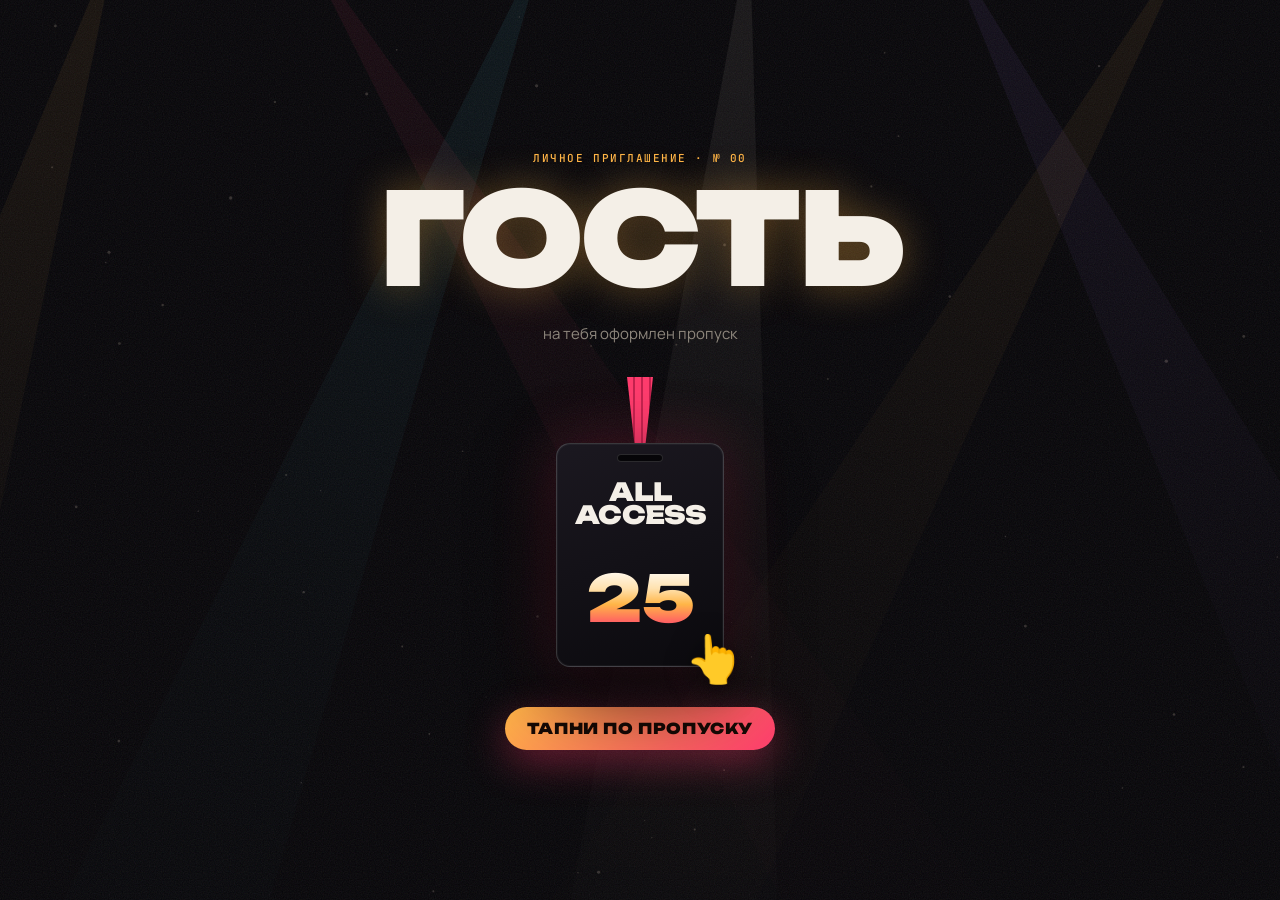
<file: index.html>
<!doctype html>
<html lang="ru">
<head>
<meta charset="utf-8">
<meta name="viewport" content="width=device-width,initial-scale=1,viewport-fit=cut">
<title>Даня · 25 · Live — приглашение</title>
<meta name="description" content="ЧТ 12.11 · 18:00 · База практик и отдыха «Лукашино». ALL ACCESS. Открой — там всё.">
<meta property="og:type" content="website">
<meta property="og:site_name" content="Даня 25">
<meta property="og:title" content="Даня · 25 · Live — приглашение">
<meta property="og:description" content="ЧТ 12.11 · 18:00 · База практик и отдыха «Лукашино». ALL ACCESS. Открой — там всё.">
<meta property="og:image" content="https://ogkazakh.github.io/dr-25/og/index.jpg?v=mw9dodvb">
<meta property="og:image:width" content="1200">
<meta property="og:image:height" content="630">
<meta property="og:url" content="https://ogkazakh.github.io/dr-25/">
<meta name="twitter:card" content="summary_large_image">
<meta name="theme-color" content="#060508">
<link rel="preconnect" href="https://fonts.googleapis.com">
<link rel="preconnect" href="https://fonts.gstatic.com" crossorigin>
<link href="https://fonts.googleapis.com/css2?family=Unbounded:wght@400;700;900&family=Manrope:wght@400;600;800&family=JetBrains+Mono:wght@500;700&display=swap" rel="stylesheet">
<link rel="stylesheet" href="assets/app.css?v=mw9dodvb">
</head>
<body class="is-gate">
<canvas id="stage" aria-hidden="true"></canvas>
<div class="grain" aria-hidden="true"></div>
<div class="flash" aria-hidden="true"></div>
<div id="app"></div>
<script>window.INVITE = {"party":{"host":"Даня","age":25,"start":"2026-11-12T18:00:00+05:00","end":"2026-11-13T12:00:00+05:00","tz":"Asia/Yekaterinburg","place":"База практик и отдыха «Лукашино»","address":"","mapUrl":"https://yandex.ru/maps/?text=%D0%91%D0%B0%D0%B7%D0%B0%20%D0%BF%D1%80%D0%B0%D0%BA%D1%82%D0%B8%D0%BA%20%D0%B8%20%D0%BE%D1%82%D0%B4%D1%8B%D1%85%D0%B0%20%D0%9B%D1%83%D0%BA%D0%B0%D1%88%D0%B8%D0%BD%D0%BE%20%D0%A2%D1%8E%D0%BC%D0%B5%D0%BD%D1%8C","telegram":"","dressCode":"Тепло и удобно — ноябрь за городом","baseUrl":"https://ogkazakh.github.io/dr-25/","plan":[["01","Саундчек","Сбор, обнимашки, первый тост"],["02","Основной сет","Еда, бар и музыка от величайших людей Тюмени"],["03","Афтепати","Громко, долго, до последнего стоящего"],["04","Бис","25 лет бывает один раз — отмечаем соответственно"]],"hostPos":"30% 35%","hostGen":"Дани","hostPhoto":true},"guests":[{"slug":"slava","name":"Слава","full":"Слава","title":"Величайший диджей Тюмени","sub":"","pos":"50% 25%","note":"Обычно музыка на тебе. В четверг на тебе только одно — приехать и кайфовать. Пульт подождёт. Но мы не против.","photo":true},{"slug":"natasha","name":"Наташа","full":"Наташа","title":"Величайшая швея Тюмени","sub":"Невеста величайшего диджея Тюмени","pos":"50% 30%","note":"Слава без тебя не приедет — значит, вся вечеринка держится на тебе. Без негатива.","photo":true},{"slug":"valera","name":"Валера","full":"Валера","title":"Призрачный гонщик","sub":"Непотопляемый · 72 регион","pos":"28% 40%","note":"Призрачного гонщика ничем не убить — это уже доказано. В четверг ждём тебя целым, невредимым и в Лукашино.","photo":true},{"slug":"rusik","name":"Русик","full":"Русик","title":"Величайший тренер по боксу","sub":"Раздолбай · друг 21 год","pos":"55% 30%","note":"21 год дружбы. Ты видел меня в 4 — теперь посмотри на 25. Явка обязательна, Раздолбай.","photo":true},{"slug":"liza","name":"Лизка","full":"Лизка","title":"Величайшая волейболистка","sub":"Девушка Русика","pos":"55% 60%","note":"Подача за тобой: забирай Раздолбая и приезжайте. Сетку не обещаю, движ — да.","photo":true},{"slug":"rudakov","name":"Илюха","full":"Илюха","title":"Темщик","sub":"Просто супер пиздатый друг","pos":"50% 35%","note":"У тебя всегда есть тема. Вот тебе тема на четверг — лучше не придумаешь.","photo":true},{"slug":"gelya","name":"Геля","full":"Гелечка","title":"Величайший тренер по художественной гимнастике","sub":"Красный диплом · жена Илюхи Рудакова","pos":"50% 35%","note":"Обещаю растяжку уровня бог: растянем праздник до самого утра.","photo":true},{"slug":"snezha","name":"Снежа","full":"Снежа Чижа","title":"Серовская гроза танцев","sub":"Тренер по танцам · сестра Гели · растяжка — семейное","pos":"50% 25%","note":"Чижа, Серов на один вечер остаётся без своей грозы танцев — так надо. Ждём на гастролях в Лукашино 💃","photo":true},{"slug":"dima","name":"Дима","full":"Дима Силантьев","title":"Величайший звукарь Тюмени","sub":"Освоил больше инструментов, чем существует в мире","pos":"50% 30%","note":"Отдыхай. Если что-то зафонит — все, конечно, посмотрят на тебя. Шучу. Нет.","photo":true},{"slug":"alengoz","name":"Даня","full":"Даня Аленгоз","title":"Величайший художник по свету","sub":"№ 2 — естественно, после меня · Выжил после Яблочного спаса 🍏","pos":"50% 30%","note":"В четверг никто из нас не работает со светом — только отдыхаем. Придираться к лампочкам на базе всё равно можно, это наше любимое. Яблок на столе не будет — специально ради тебя. Огород тоже не предвидится 🍏","photo":true},{"slug":"zhenya","name":"Женя","full":"Женя","title":"Величайший музыкант Тюмени","sub":"Звукарь № 2 — сразу после Димы Силантьева","pos":"50% 30%","note":"Вы с Димой наконец можете выяснить, кто тут главный. Или просто выпить. Лучше второе.","photo":true},{"slug":"ilya","name":"Илья","full":"Илья","title":"В узких кругах — Магнат","sub":"Почему — не знает никто · Темщик · техник-технолог с высшим","pos":"50% 30%","note":"Магнат, из ресторанов ты ушёл, но главный эксперт по столу всё равно ты. Приезжай — вечер без тебя плохая инвестиция 📈","photo":true}],"guest":null,"no":"00","root":""};</script>
<script src="assets/app.js?v=mw9dodvb"></script>
</body>
</html>
</file>
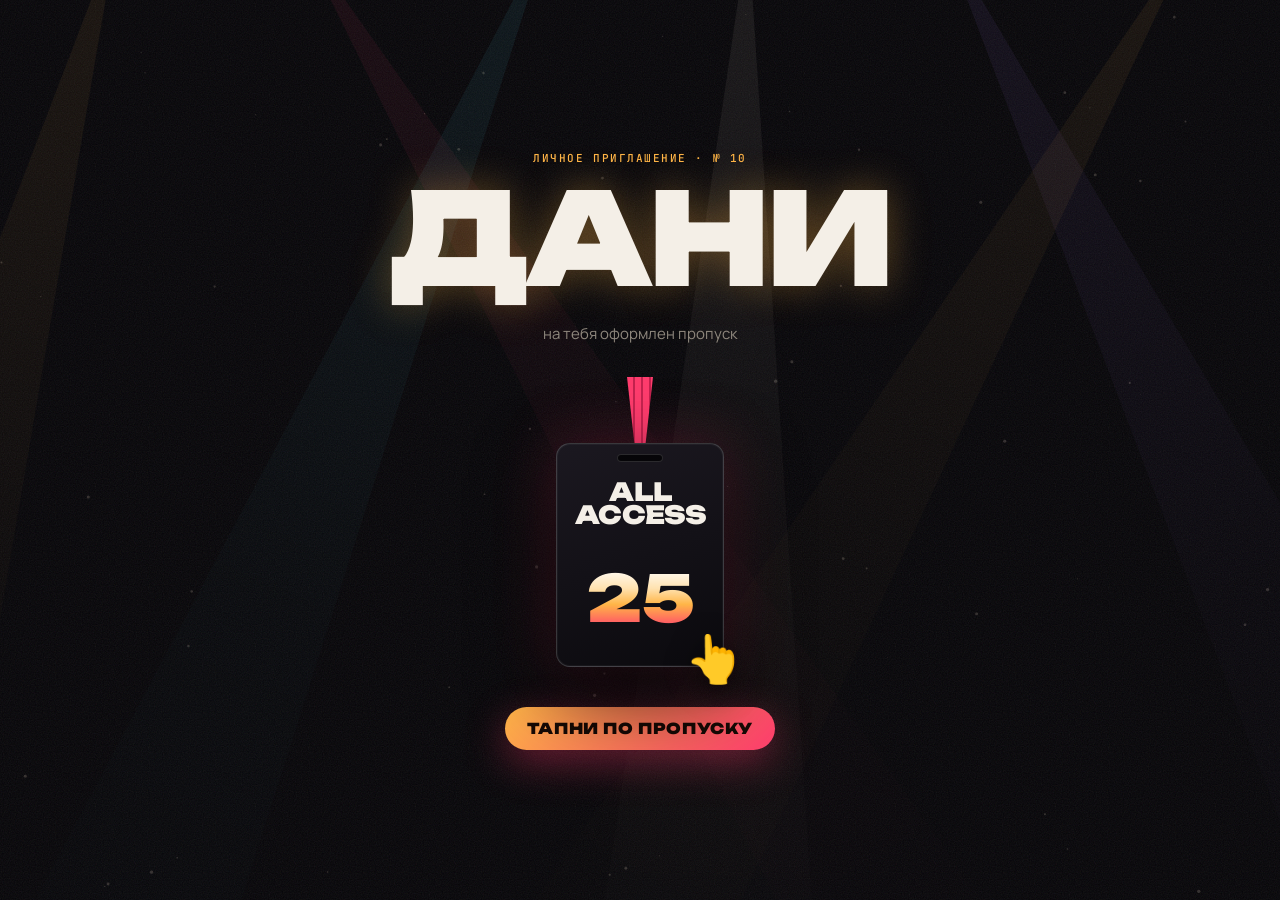
<file: alengoz/index.html>
<!doctype html>
<html lang="ru">
<head>
<meta charset="utf-8">
<meta name="viewport" content="width=device-width,initial-scale=1,viewport-fit=cut">
<title>Даня, тебе пропуск на 25-летие Дани</title>
<meta name="description" content="ЧТ 12.11 · 18:00 · База практик и отдыха «Лукашино». ALL ACCESS. Открой — там всё.">
<meta property="og:type" content="website">
<meta property="og:site_name" content="Даня 25">
<meta property="og:title" content="Даня, тебе пропуск на 25-летие Дани">
<meta property="og:description" content="ЧТ 12.11 · 18:00 · База практик и отдыха «Лукашино». ALL ACCESS. Открой — там всё.">
<meta property="og:image" content="https://ogkazakh.github.io/dr-25/og/alengoz.jpg?v=mw9dodvb">
<meta property="og:image:width" content="1200">
<meta property="og:image:height" content="630">
<meta property="og:url" content="https://ogkazakh.github.io/dr-25/alengoz/">
<meta name="twitter:card" content="summary_large_image">
<meta name="theme-color" content="#060508">
<link rel="preconnect" href="https://fonts.googleapis.com">
<link rel="preconnect" href="https://fonts.gstatic.com" crossorigin>
<link href="https://fonts.googleapis.com/css2?family=Unbounded:wght@400;700;900&family=Manrope:wght@400;600;800&family=JetBrains+Mono:wght@500;700&display=swap" rel="stylesheet">
<link rel="stylesheet" href="../assets/app.css?v=mw9dodvb">
</head>
<body class="is-gate">
<canvas id="stage" aria-hidden="true"></canvas>
<div class="grain" aria-hidden="true"></div>
<div class="flash" aria-hidden="true"></div>
<div id="app"></div>
<script>window.INVITE = {"party":{"host":"Даня","age":25,"start":"2026-11-12T18:00:00+05:00","end":"2026-11-13T12:00:00+05:00","tz":"Asia/Yekaterinburg","place":"База практик и отдыха «Лукашино»","address":"","mapUrl":"https://yandex.ru/maps/?text=%D0%91%D0%B0%D0%B7%D0%B0%20%D0%BF%D1%80%D0%B0%D0%BA%D1%82%D0%B8%D0%BA%20%D0%B8%20%D0%BE%D1%82%D0%B4%D1%8B%D1%85%D0%B0%20%D0%9B%D1%83%D0%BA%D0%B0%D1%88%D0%B8%D0%BD%D0%BE%20%D0%A2%D1%8E%D0%BC%D0%B5%D0%BD%D1%8C","telegram":"","dressCode":"Тепло и удобно — ноябрь за городом","baseUrl":"https://ogkazakh.github.io/dr-25/","plan":[["01","Саундчек","Сбор, обнимашки, первый тост"],["02","Основной сет","Еда, бар и музыка от величайших людей Тюмени"],["03","Афтепати","Громко, долго, до последнего стоящего"],["04","Бис","25 лет бывает один раз — отмечаем соответственно"]],"hostPos":"30% 35%","hostGen":"Дани","hostPhoto":true},"guests":[{"slug":"slava","name":"Слава","full":"Слава","title":"Величайший диджей Тюмени","sub":"","pos":"50% 25%","note":"Обычно музыка на тебе. В четверг на тебе только одно — приехать и кайфовать. Пульт подождёт. Но мы не против.","photo":true},{"slug":"natasha","name":"Наташа","full":"Наташа","title":"Величайшая швея Тюмени","sub":"Невеста величайшего диджея Тюмени","pos":"50% 30%","note":"Слава без тебя не приедет — значит, вся вечеринка держится на тебе. Без негатива.","photo":true},{"slug":"valera","name":"Валера","full":"Валера","title":"Призрачный гонщик","sub":"Непотопляемый · 72 регион","pos":"28% 40%","note":"Призрачного гонщика ничем не убить — это уже доказано. В четверг ждём тебя целым, невредимым и в Лукашино.","photo":true},{"slug":"rusik","name":"Русик","full":"Русик","title":"Величайший тренер по боксу","sub":"Раздолбай · друг 21 год","pos":"55% 30%","note":"21 год дружбы. Ты видел меня в 4 — теперь посмотри на 25. Явка обязательна, Раздолбай.","photo":true},{"slug":"liza","name":"Лизка","full":"Лизка","title":"Величайшая волейболистка","sub":"Девушка Русика","pos":"55% 60%","note":"Подача за тобой: забирай Раздолбая и приезжайте. Сетку не обещаю, движ — да.","photo":true},{"slug":"rudakov","name":"Илюха","full":"Илюха","title":"Темщик","sub":"Просто супер пиздатый друг","pos":"50% 35%","note":"У тебя всегда есть тема. Вот тебе тема на четверг — лучше не придумаешь.","photo":true},{"slug":"gelya","name":"Геля","full":"Гелечка","title":"Величайший тренер по художественной гимнастике","sub":"Красный диплом · жена Илюхи Рудакова","pos":"50% 35%","note":"Обещаю растяжку уровня бог: растянем праздник до самого утра.","photo":true},{"slug":"snezha","name":"Снежа","full":"Снежа Чижа","title":"Серовская гроза танцев","sub":"Тренер по танцам · сестра Гели · растяжка — семейное","pos":"50% 25%","note":"Чижа, Серов на один вечер остаётся без своей грозы танцев — так надо. Ждём на гастролях в Лукашино 💃","photo":true},{"slug":"dima","name":"Дима","full":"Дима Силантьев","title":"Величайший звукарь Тюмени","sub":"Освоил больше инструментов, чем существует в мире","pos":"50% 30%","note":"Отдыхай. Если что-то зафонит — все, конечно, посмотрят на тебя. Шучу. Нет.","photo":true},{"slug":"alengoz","name":"Даня","full":"Даня Аленгоз","title":"Величайший художник по свету","sub":"№ 2 — естественно, после меня · Выжил после Яблочного спаса 🍏","pos":"50% 30%","note":"В четверг никто из нас не работает со светом — только отдыхаем. Придираться к лампочкам на базе всё равно можно, это наше любимое. Яблок на столе не будет — специально ради тебя. Огород тоже не предвидится 🍏","photo":true},{"slug":"zhenya","name":"Женя","full":"Женя","title":"Величайший музыкант Тюмени","sub":"Звукарь № 2 — сразу после Димы Силантьева","pos":"50% 30%","note":"Вы с Димой наконец можете выяснить, кто тут главный. Или просто выпить. Лучше второе.","photo":true},{"slug":"ilya","name":"Илья","full":"Илья","title":"В узких кругах — Магнат","sub":"Почему — не знает никто · Темщик · техник-технолог с высшим","pos":"50% 30%","note":"Магнат, из ресторанов ты ушёл, но главный эксперт по столу всё равно ты. Приезжай — вечер без тебя плохая инвестиция 📈","photo":true}],"guest":{"slug":"alengoz","name":"Даня","full":"Даня Аленгоз","title":"Величайший художник по свету","sub":"№ 2 — естественно, после меня · Выжил после Яблочного спаса 🍏","pos":"50% 30%","note":"В четверг никто из нас не работает со светом — только отдыхаем. Придираться к лампочкам на базе всё равно можно, это наше любимое. Яблок на столе не будет — специально ради тебя. Огород тоже не предвидится 🍏","photo":true},"no":"10","root":"../"};</script>
<script src="../assets/app.js?v=mw9dodvb"></script>
</body>
</html>
</file>
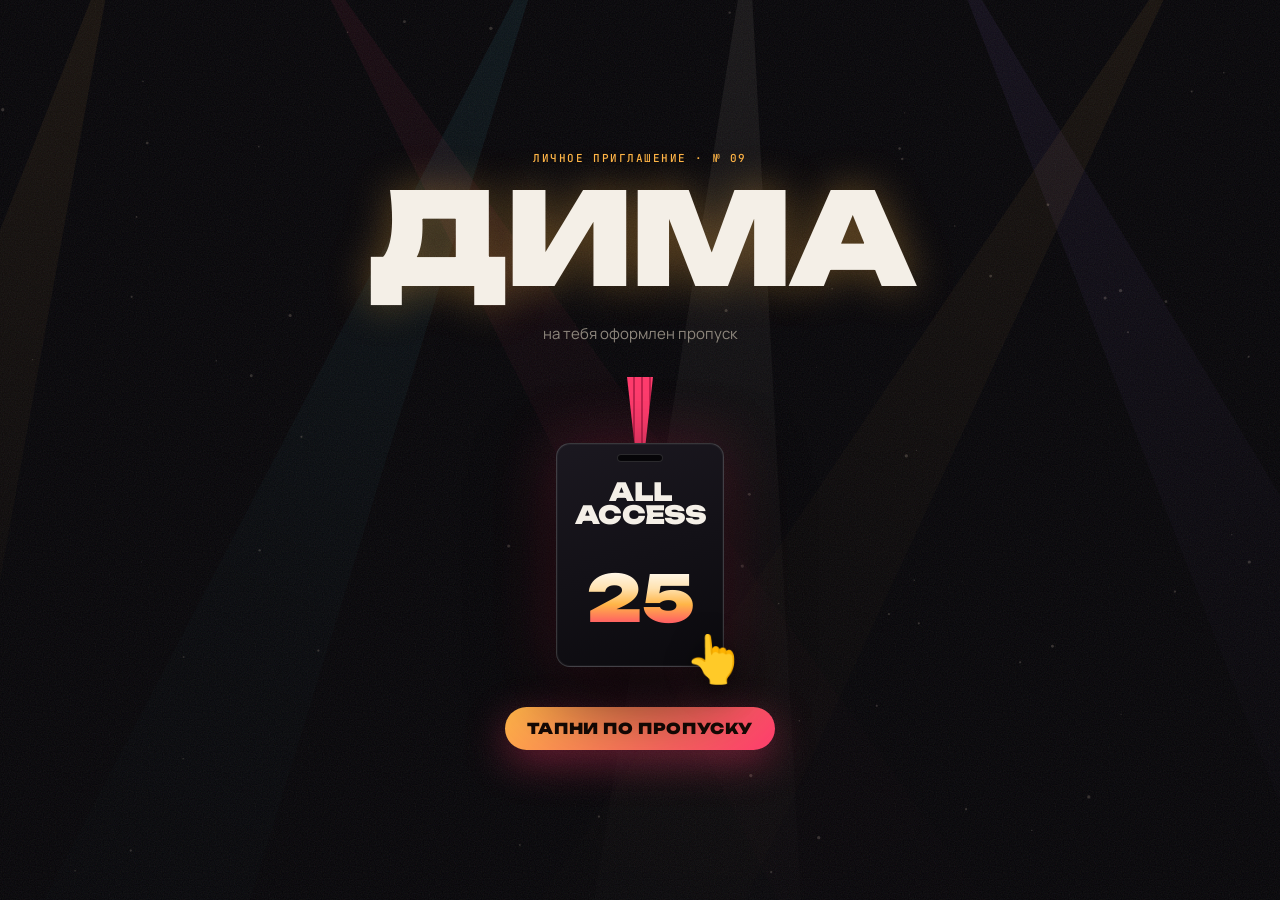
<file: dima/index.html>
<!doctype html>
<html lang="ru">
<head>
<meta charset="utf-8">
<meta name="viewport" content="width=device-width,initial-scale=1,viewport-fit=cut">
<title>Дима, тебе пропуск на 25-летие Дани</title>
<meta name="description" content="ЧТ 12.11 · 18:00 · База практик и отдыха «Лукашино». ALL ACCESS. Открой — там всё.">
<meta property="og:type" content="website">
<meta property="og:site_name" content="Даня 25">
<meta property="og:title" content="Дима, тебе пропуск на 25-летие Дани">
<meta property="og:description" content="ЧТ 12.11 · 18:00 · База практик и отдыха «Лукашино». ALL ACCESS. Открой — там всё.">
<meta property="og:image" content="https://ogkazakh.github.io/dr-25/og/dima.jpg?v=mw9dodvb">
<meta property="og:image:width" content="1200">
<meta property="og:image:height" content="630">
<meta property="og:url" content="https://ogkazakh.github.io/dr-25/dima/">
<meta name="twitter:card" content="summary_large_image">
<meta name="theme-color" content="#060508">
<link rel="preconnect" href="https://fonts.googleapis.com">
<link rel="preconnect" href="https://fonts.gstatic.com" crossorigin>
<link href="https://fonts.googleapis.com/css2?family=Unbounded:wght@400;700;900&family=Manrope:wght@400;600;800&family=JetBrains+Mono:wght@500;700&display=swap" rel="stylesheet">
<link rel="stylesheet" href="../assets/app.css?v=mw9dodvb">
</head>
<body class="is-gate">
<canvas id="stage" aria-hidden="true"></canvas>
<div class="grain" aria-hidden="true"></div>
<div class="flash" aria-hidden="true"></div>
<div id="app"></div>
<script>window.INVITE = {"party":{"host":"Даня","age":25,"start":"2026-11-12T18:00:00+05:00","end":"2026-11-13T12:00:00+05:00","tz":"Asia/Yekaterinburg","place":"База практик и отдыха «Лукашино»","address":"","mapUrl":"https://yandex.ru/maps/?text=%D0%91%D0%B0%D0%B7%D0%B0%20%D0%BF%D1%80%D0%B0%D0%BA%D1%82%D0%B8%D0%BA%20%D0%B8%20%D0%BE%D1%82%D0%B4%D1%8B%D1%85%D0%B0%20%D0%9B%D1%83%D0%BA%D0%B0%D1%88%D0%B8%D0%BD%D0%BE%20%D0%A2%D1%8E%D0%BC%D0%B5%D0%BD%D1%8C","telegram":"","dressCode":"Тепло и удобно — ноябрь за городом","baseUrl":"https://ogkazakh.github.io/dr-25/","plan":[["01","Саундчек","Сбор, обнимашки, первый тост"],["02","Основной сет","Еда, бар и музыка от величайших людей Тюмени"],["03","Афтепати","Громко, долго, до последнего стоящего"],["04","Бис","25 лет бывает один раз — отмечаем соответственно"]],"hostPos":"30% 35%","hostGen":"Дани","hostPhoto":true},"guests":[{"slug":"slava","name":"Слава","full":"Слава","title":"Величайший диджей Тюмени","sub":"","pos":"50% 25%","note":"Обычно музыка на тебе. В четверг на тебе только одно — приехать и кайфовать. Пульт подождёт. Но мы не против.","photo":true},{"slug":"natasha","name":"Наташа","full":"Наташа","title":"Величайшая швея Тюмени","sub":"Невеста величайшего диджея Тюмени","pos":"50% 30%","note":"Слава без тебя не приедет — значит, вся вечеринка держится на тебе. Без негатива.","photo":true},{"slug":"valera","name":"Валера","full":"Валера","title":"Призрачный гонщик","sub":"Непотопляемый · 72 регион","pos":"28% 40%","note":"Призрачного гонщика ничем не убить — это уже доказано. В четверг ждём тебя целым, невредимым и в Лукашино.","photo":true},{"slug":"rusik","name":"Русик","full":"Русик","title":"Величайший тренер по боксу","sub":"Раздолбай · друг 21 год","pos":"55% 30%","note":"21 год дружбы. Ты видел меня в 4 — теперь посмотри на 25. Явка обязательна, Раздолбай.","photo":true},{"slug":"liza","name":"Лизка","full":"Лизка","title":"Величайшая волейболистка","sub":"Девушка Русика","pos":"55% 60%","note":"Подача за тобой: забирай Раздолбая и приезжайте. Сетку не обещаю, движ — да.","photo":true},{"slug":"rudakov","name":"Илюха","full":"Илюха","title":"Темщик","sub":"Просто супер пиздатый друг","pos":"50% 35%","note":"У тебя всегда есть тема. Вот тебе тема на четверг — лучше не придумаешь.","photo":true},{"slug":"gelya","name":"Геля","full":"Гелечка","title":"Величайший тренер по художественной гимнастике","sub":"Красный диплом · жена Илюхи Рудакова","pos":"50% 35%","note":"Обещаю растяжку уровня бог: растянем праздник до самого утра.","photo":true},{"slug":"snezha","name":"Снежа","full":"Снежа Чижа","title":"Серовская гроза танцев","sub":"Тренер по танцам · сестра Гели · растяжка — семейное","pos":"50% 25%","note":"Чижа, Серов на один вечер остаётся без своей грозы танцев — так надо. Ждём на гастролях в Лукашино 💃","photo":true},{"slug":"dima","name":"Дима","full":"Дима Силантьев","title":"Величайший звукарь Тюмени","sub":"Освоил больше инструментов, чем существует в мире","pos":"50% 30%","note":"Отдыхай. Если что-то зафонит — все, конечно, посмотрят на тебя. Шучу. Нет.","photo":true},{"slug":"alengoz","name":"Даня","full":"Даня Аленгоз","title":"Величайший художник по свету","sub":"№ 2 — естественно, после меня · Выжил после Яблочного спаса 🍏","pos":"50% 30%","note":"В четверг никто из нас не работает со светом — только отдыхаем. Придираться к лампочкам на базе всё равно можно, это наше любимое. Яблок на столе не будет — специально ради тебя. Огород тоже не предвидится 🍏","photo":true},{"slug":"zhenya","name":"Женя","full":"Женя","title":"Величайший музыкант Тюмени","sub":"Звукарь № 2 — сразу после Димы Силантьева","pos":"50% 30%","note":"Вы с Димой наконец можете выяснить, кто тут главный. Или просто выпить. Лучше второе.","photo":true},{"slug":"ilya","name":"Илья","full":"Илья","title":"В узких кругах — Магнат","sub":"Почему — не знает никто · Темщик · техник-технолог с высшим","pos":"50% 30%","note":"Магнат, из ресторанов ты ушёл, но главный эксперт по столу всё равно ты. Приезжай — вечер без тебя плохая инвестиция 📈","photo":true}],"guest":{"slug":"dima","name":"Дима","full":"Дима Силантьев","title":"Величайший звукарь Тюмени","sub":"Освоил больше инструментов, чем существует в мире","pos":"50% 30%","note":"Отдыхай. Если что-то зафонит — все, конечно, посмотрят на тебя. Шучу. Нет.","photo":true},"no":"09","root":"../"};</script>
<script src="../assets/app.js?v=mw9dodvb"></script>
</body>
</html>
</file>
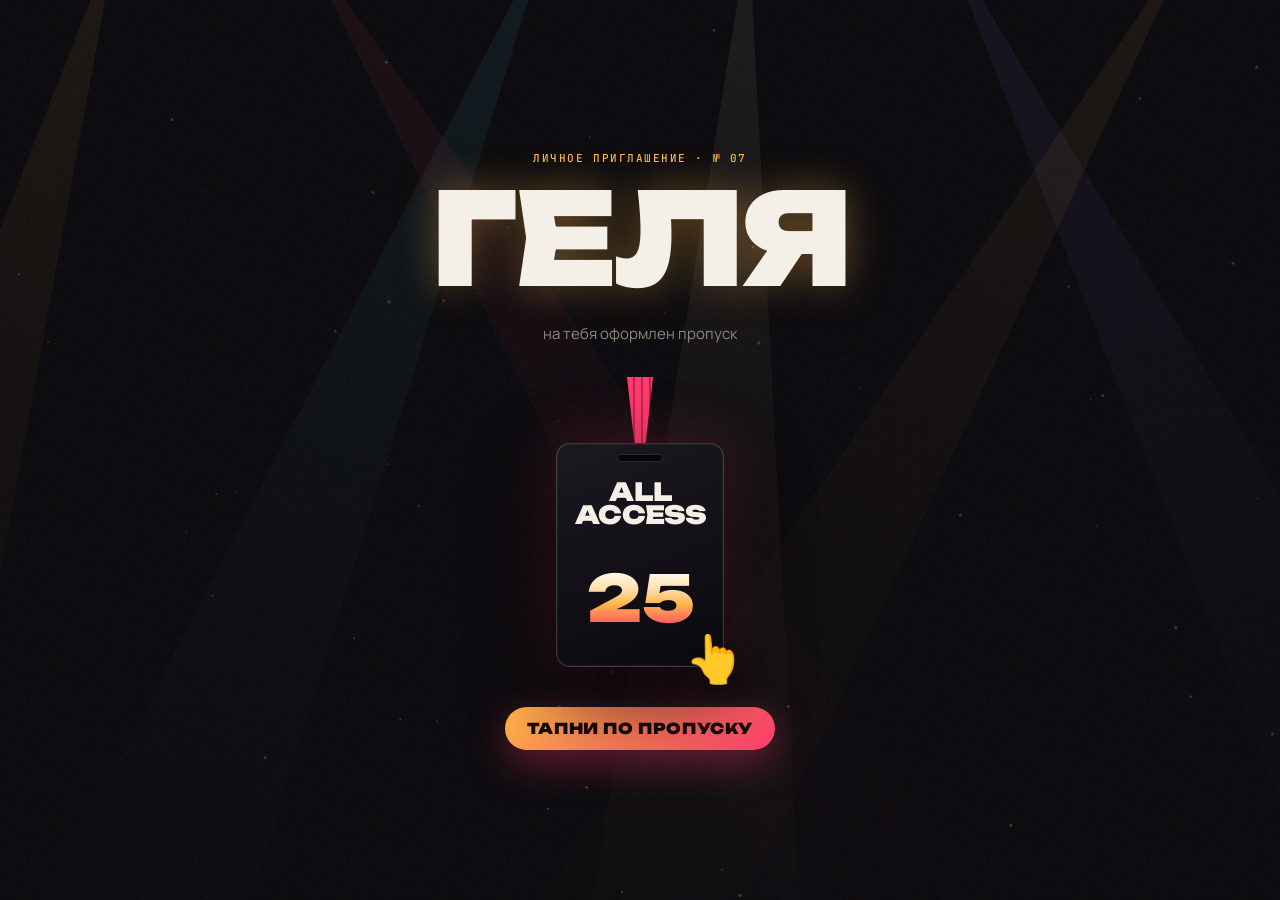
<file: gelya/index.html>
<!doctype html>
<html lang="ru">
<head>
<meta charset="utf-8">
<meta name="viewport" content="width=device-width,initial-scale=1,viewport-fit=cut">
<title>Геля, тебе пропуск на 25-летие Дани</title>
<meta name="description" content="ЧТ 12.11 · 18:00 · База практик и отдыха «Лукашино». ALL ACCESS. Открой — там всё.">
<meta property="og:type" content="website">
<meta property="og:site_name" content="Даня 25">
<meta property="og:title" content="Геля, тебе пропуск на 25-летие Дани">
<meta property="og:description" content="ЧТ 12.11 · 18:00 · База практик и отдыха «Лукашино». ALL ACCESS. Открой — там всё.">
<meta property="og:image" content="https://ogkazakh.github.io/dr-25/og/gelya.jpg?v=mw9dodvb">
<meta property="og:image:width" content="1200">
<meta property="og:image:height" content="630">
<meta property="og:url" content="https://ogkazakh.github.io/dr-25/gelya/">
<meta name="twitter:card" content="summary_large_image">
<meta name="theme-color" content="#060508">
<link rel="preconnect" href="https://fonts.googleapis.com">
<link rel="preconnect" href="https://fonts.gstatic.com" crossorigin>
<link href="https://fonts.googleapis.com/css2?family=Unbounded:wght@400;700;900&family=Manrope:wght@400;600;800&family=JetBrains+Mono:wght@500;700&display=swap" rel="stylesheet">
<link rel="stylesheet" href="../assets/app.css?v=mw9dodvb">
</head>
<body class="is-gate">
<canvas id="stage" aria-hidden="true"></canvas>
<div class="grain" aria-hidden="true"></div>
<div class="flash" aria-hidden="true"></div>
<div id="app"></div>
<script>window.INVITE = {"party":{"host":"Даня","age":25,"start":"2026-11-12T18:00:00+05:00","end":"2026-11-13T12:00:00+05:00","tz":"Asia/Yekaterinburg","place":"База практик и отдыха «Лукашино»","address":"","mapUrl":"https://yandex.ru/maps/?text=%D0%91%D0%B0%D0%B7%D0%B0%20%D0%BF%D1%80%D0%B0%D0%BA%D1%82%D0%B8%D0%BA%20%D0%B8%20%D0%BE%D1%82%D0%B4%D1%8B%D1%85%D0%B0%20%D0%9B%D1%83%D0%BA%D0%B0%D1%88%D0%B8%D0%BD%D0%BE%20%D0%A2%D1%8E%D0%BC%D0%B5%D0%BD%D1%8C","telegram":"","dressCode":"Тепло и удобно — ноябрь за городом","baseUrl":"https://ogkazakh.github.io/dr-25/","plan":[["01","Саундчек","Сбор, обнимашки, первый тост"],["02","Основной сет","Еда, бар и музыка от величайших людей Тюмени"],["03","Афтепати","Громко, долго, до последнего стоящего"],["04","Бис","25 лет бывает один раз — отмечаем соответственно"]],"hostPos":"30% 35%","hostGen":"Дани","hostPhoto":true},"guests":[{"slug":"slava","name":"Слава","full":"Слава","title":"Величайший диджей Тюмени","sub":"","pos":"50% 25%","note":"Обычно музыка на тебе. В четверг на тебе только одно — приехать и кайфовать. Пульт подождёт. Но мы не против.","photo":true},{"slug":"natasha","name":"Наташа","full":"Наташа","title":"Величайшая швея Тюмени","sub":"Невеста величайшего диджея Тюмени","pos":"50% 30%","note":"Слава без тебя не приедет — значит, вся вечеринка держится на тебе. Без негатива.","photo":true},{"slug":"valera","name":"Валера","full":"Валера","title":"Призрачный гонщик","sub":"Непотопляемый · 72 регион","pos":"28% 40%","note":"Призрачного гонщика ничем не убить — это уже доказано. В четверг ждём тебя целым, невредимым и в Лукашино.","photo":true},{"slug":"rusik","name":"Русик","full":"Русик","title":"Величайший тренер по боксу","sub":"Раздолбай · друг 21 год","pos":"55% 30%","note":"21 год дружбы. Ты видел меня в 4 — теперь посмотри на 25. Явка обязательна, Раздолбай.","photo":true},{"slug":"liza","name":"Лизка","full":"Лизка","title":"Величайшая волейболистка","sub":"Девушка Русика","pos":"55% 60%","note":"Подача за тобой: забирай Раздолбая и приезжайте. Сетку не обещаю, движ — да.","photo":true},{"slug":"rudakov","name":"Илюха","full":"Илюха","title":"Темщик","sub":"Просто супер пиздатый друг","pos":"50% 35%","note":"У тебя всегда есть тема. Вот тебе тема на четверг — лучше не придумаешь.","photo":true},{"slug":"gelya","name":"Геля","full":"Гелечка","title":"Величайший тренер по художественной гимнастике","sub":"Красный диплом · жена Илюхи Рудакова","pos":"50% 35%","note":"Обещаю растяжку уровня бог: растянем праздник до самого утра.","photo":true},{"slug":"snezha","name":"Снежа","full":"Снежа Чижа","title":"Серовская гроза танцев","sub":"Тренер по танцам · сестра Гели · растяжка — семейное","pos":"50% 25%","note":"Чижа, Серов на один вечер остаётся без своей грозы танцев — так надо. Ждём на гастролях в Лукашино 💃","photo":true},{"slug":"dima","name":"Дима","full":"Дима Силантьев","title":"Величайший звукарь Тюмени","sub":"Освоил больше инструментов, чем существует в мире","pos":"50% 30%","note":"Отдыхай. Если что-то зафонит — все, конечно, посмотрят на тебя. Шучу. Нет.","photo":true},{"slug":"alengoz","name":"Даня","full":"Даня Аленгоз","title":"Величайший художник по свету","sub":"№ 2 — естественно, после меня · Выжил после Яблочного спаса 🍏","pos":"50% 30%","note":"В четверг никто из нас не работает со светом — только отдыхаем. Придираться к лампочкам на базе всё равно можно, это наше любимое. Яблок на столе не будет — специально ради тебя. Огород тоже не предвидится 🍏","photo":true},{"slug":"zhenya","name":"Женя","full":"Женя","title":"Величайший музыкант Тюмени","sub":"Звукарь № 2 — сразу после Димы Силантьева","pos":"50% 30%","note":"Вы с Димой наконец можете выяснить, кто тут главный. Или просто выпить. Лучше второе.","photo":true},{"slug":"ilya","name":"Илья","full":"Илья","title":"В узких кругах — Магнат","sub":"Почему — не знает никто · Темщик · техник-технолог с высшим","pos":"50% 30%","note":"Магнат, из ресторанов ты ушёл, но главный эксперт по столу всё равно ты. Приезжай — вечер без тебя плохая инвестиция 📈","photo":true}],"guest":{"slug":"gelya","name":"Геля","full":"Гелечка","title":"Величайший тренер по художественной гимнастике","sub":"Красный диплом · жена Илюхи Рудакова","pos":"50% 35%","note":"Обещаю растяжку уровня бог: растянем праздник до самого утра.","photo":true},"no":"07","root":"../"};</script>
<script src="../assets/app.js?v=mw9dodvb"></script>
</body>
</html>
</file>
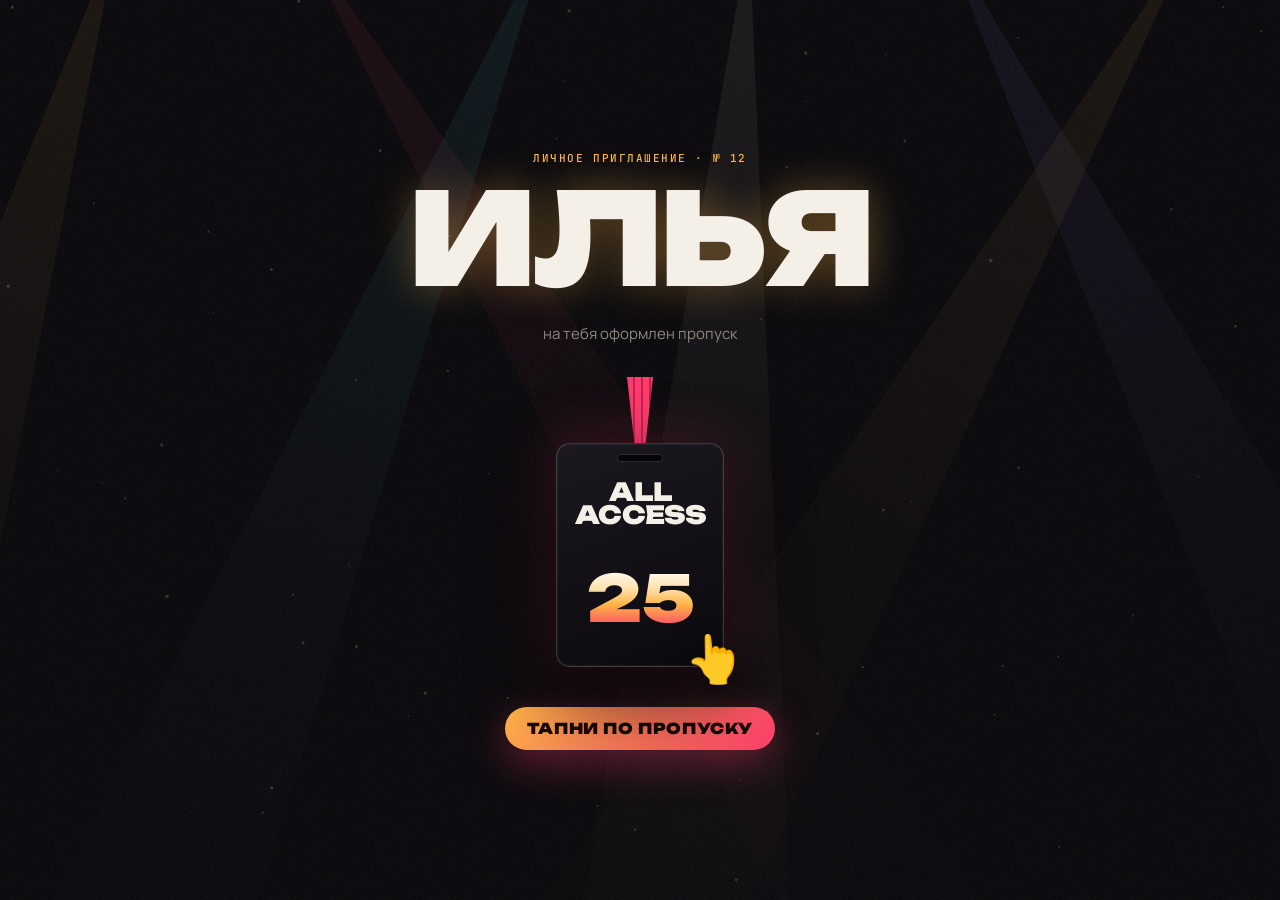
<file: ilya/index.html>
<!doctype html>
<html lang="ru">
<head>
<meta charset="utf-8">
<meta name="viewport" content="width=device-width,initial-scale=1,viewport-fit=cut">
<title>Илья, тебе пропуск на 25-летие Дани</title>
<meta name="description" content="ЧТ 12.11 · 18:00 · База практик и отдыха «Лукашино». ALL ACCESS. Открой — там всё.">
<meta property="og:type" content="website">
<meta property="og:site_name" content="Даня 25">
<meta property="og:title" content="Илья, тебе пропуск на 25-летие Дани">
<meta property="og:description" content="ЧТ 12.11 · 18:00 · База практик и отдыха «Лукашино». ALL ACCESS. Открой — там всё.">
<meta property="og:image" content="https://ogkazakh.github.io/dr-25/og/ilya.jpg?v=mw9dodvb">
<meta property="og:image:width" content="1200">
<meta property="og:image:height" content="630">
<meta property="og:url" content="https://ogkazakh.github.io/dr-25/ilya/">
<meta name="twitter:card" content="summary_large_image">
<meta name="theme-color" content="#060508">
<link rel="preconnect" href="https://fonts.googleapis.com">
<link rel="preconnect" href="https://fonts.gstatic.com" crossorigin>
<link href="https://fonts.googleapis.com/css2?family=Unbounded:wght@400;700;900&family=Manrope:wght@400;600;800&family=JetBrains+Mono:wght@500;700&display=swap" rel="stylesheet">
<link rel="stylesheet" href="../assets/app.css?v=mw9dodvb">
</head>
<body class="is-gate">
<canvas id="stage" aria-hidden="true"></canvas>
<div class="grain" aria-hidden="true"></div>
<div class="flash" aria-hidden="true"></div>
<div id="app"></div>
<script>window.INVITE = {"party":{"host":"Даня","age":25,"start":"2026-11-12T18:00:00+05:00","end":"2026-11-13T12:00:00+05:00","tz":"Asia/Yekaterinburg","place":"База практик и отдыха «Лукашино»","address":"","mapUrl":"https://yandex.ru/maps/?text=%D0%91%D0%B0%D0%B7%D0%B0%20%D0%BF%D1%80%D0%B0%D0%BA%D1%82%D0%B8%D0%BA%20%D0%B8%20%D0%BE%D1%82%D0%B4%D1%8B%D1%85%D0%B0%20%D0%9B%D1%83%D0%BA%D0%B0%D1%88%D0%B8%D0%BD%D0%BE%20%D0%A2%D1%8E%D0%BC%D0%B5%D0%BD%D1%8C","telegram":"","dressCode":"Тепло и удобно — ноябрь за городом","baseUrl":"https://ogkazakh.github.io/dr-25/","plan":[["01","Саундчек","Сбор, обнимашки, первый тост"],["02","Основной сет","Еда, бар и музыка от величайших людей Тюмени"],["03","Афтепати","Громко, долго, до последнего стоящего"],["04","Бис","25 лет бывает один раз — отмечаем соответственно"]],"hostPos":"30% 35%","hostGen":"Дани","hostPhoto":true},"guests":[{"slug":"slava","name":"Слава","full":"Слава","title":"Величайший диджей Тюмени","sub":"","pos":"50% 25%","note":"Обычно музыка на тебе. В четверг на тебе только одно — приехать и кайфовать. Пульт подождёт. Но мы не против.","photo":true},{"slug":"natasha","name":"Наташа","full":"Наташа","title":"Величайшая швея Тюмени","sub":"Невеста величайшего диджея Тюмени","pos":"50% 30%","note":"Слава без тебя не приедет — значит, вся вечеринка держится на тебе. Без негатива.","photo":true},{"slug":"valera","name":"Валера","full":"Валера","title":"Призрачный гонщик","sub":"Непотопляемый · 72 регион","pos":"28% 40%","note":"Призрачного гонщика ничем не убить — это уже доказано. В четверг ждём тебя целым, невредимым и в Лукашино.","photo":true},{"slug":"rusik","name":"Русик","full":"Русик","title":"Величайший тренер по боксу","sub":"Раздолбай · друг 21 год","pos":"55% 30%","note":"21 год дружбы. Ты видел меня в 4 — теперь посмотри на 25. Явка обязательна, Раздолбай.","photo":true},{"slug":"liza","name":"Лизка","full":"Лизка","title":"Величайшая волейболистка","sub":"Девушка Русика","pos":"55% 60%","note":"Подача за тобой: забирай Раздолбая и приезжайте. Сетку не обещаю, движ — да.","photo":true},{"slug":"rudakov","name":"Илюха","full":"Илюха","title":"Темщик","sub":"Просто супер пиздатый друг","pos":"50% 35%","note":"У тебя всегда есть тема. Вот тебе тема на четверг — лучше не придумаешь.","photo":true},{"slug":"gelya","name":"Геля","full":"Гелечка","title":"Величайший тренер по художественной гимнастике","sub":"Красный диплом · жена Илюхи Рудакова","pos":"50% 35%","note":"Обещаю растяжку уровня бог: растянем праздник до самого утра.","photo":true},{"slug":"snezha","name":"Снежа","full":"Снежа Чижа","title":"Серовская гроза танцев","sub":"Тренер по танцам · сестра Гели · растяжка — семейное","pos":"50% 25%","note":"Чижа, Серов на один вечер остаётся без своей грозы танцев — так надо. Ждём на гастролях в Лукашино 💃","photo":true},{"slug":"dima","name":"Дима","full":"Дима Силантьев","title":"Величайший звукарь Тюмени","sub":"Освоил больше инструментов, чем существует в мире","pos":"50% 30%","note":"Отдыхай. Если что-то зафонит — все, конечно, посмотрят на тебя. Шучу. Нет.","photo":true},{"slug":"alengoz","name":"Даня","full":"Даня Аленгоз","title":"Величайший художник по свету","sub":"№ 2 — естественно, после меня · Выжил после Яблочного спаса 🍏","pos":"50% 30%","note":"В четверг никто из нас не работает со светом — только отдыхаем. Придираться к лампочкам на базе всё равно можно, это наше любимое. Яблок на столе не будет — специально ради тебя. Огород тоже не предвидится 🍏","photo":true},{"slug":"zhenya","name":"Женя","full":"Женя","title":"Величайший музыкант Тюмени","sub":"Звукарь № 2 — сразу после Димы Силантьева","pos":"50% 30%","note":"Вы с Димой наконец можете выяснить, кто тут главный. Или просто выпить. Лучше второе.","photo":true},{"slug":"ilya","name":"Илья","full":"Илья","title":"В узких кругах — Магнат","sub":"Почему — не знает никто · Темщик · техник-технолог с высшим","pos":"50% 30%","note":"Магнат, из ресторанов ты ушёл, но главный эксперт по столу всё равно ты. Приезжай — вечер без тебя плохая инвестиция 📈","photo":true}],"guest":{"slug":"ilya","name":"Илья","full":"Илья","title":"В узких кругах — Магнат","sub":"Почему — не знает никто · Темщик · техник-технолог с высшим","pos":"50% 30%","note":"Магнат, из ресторанов ты ушёл, но главный эксперт по столу всё равно ты. Приезжай — вечер без тебя плохая инвестиция 📈","photo":true},"no":"12","root":"../"};</script>
<script src="../assets/app.js?v=mw9dodvb"></script>
</body>
</html>
</file>
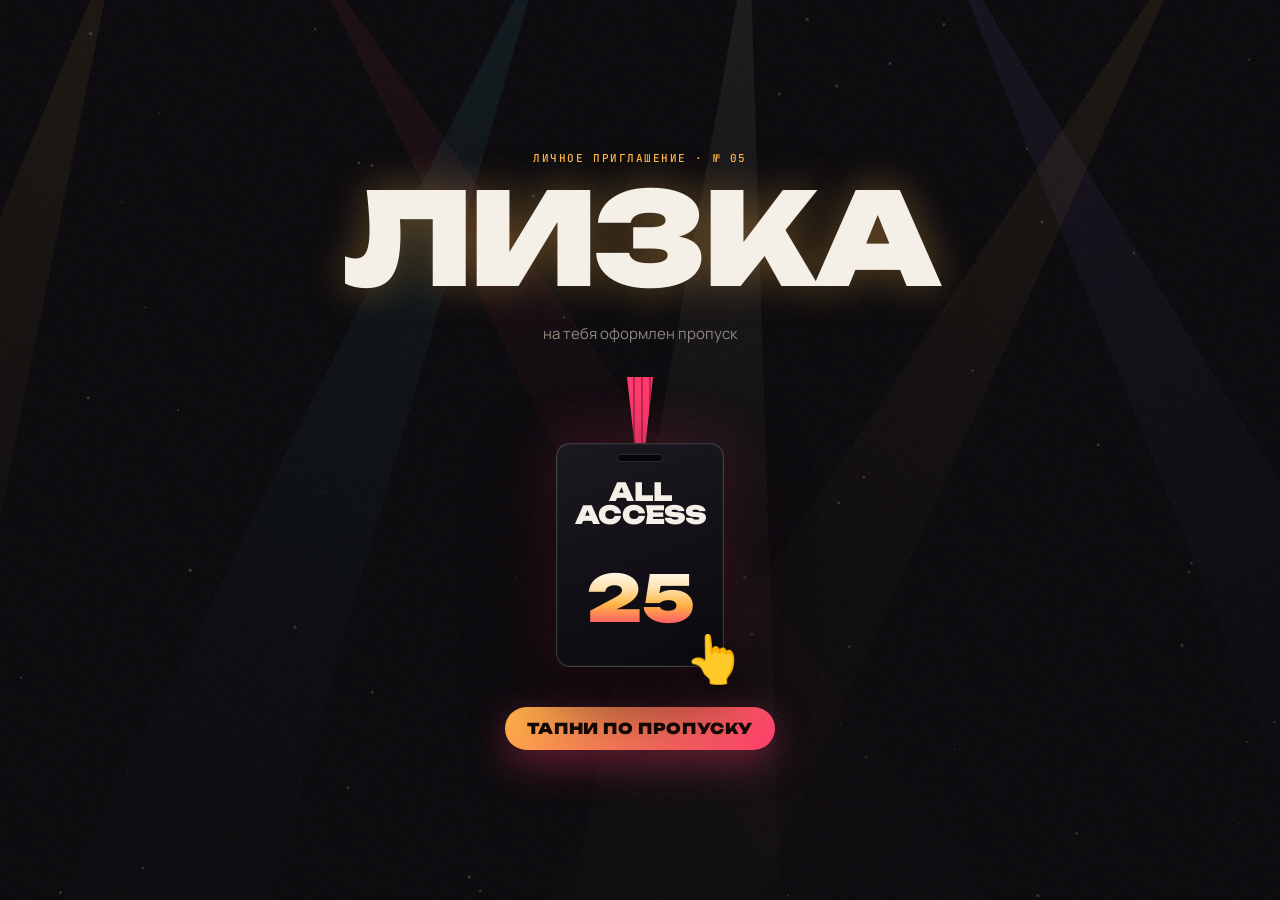
<file: liza/index.html>
<!doctype html>
<html lang="ru">
<head>
<meta charset="utf-8">
<meta name="viewport" content="width=device-width,initial-scale=1,viewport-fit=cut">
<title>Лизка, тебе пропуск на 25-летие Дани</title>
<meta name="description" content="ЧТ 12.11 · 18:00 · База практик и отдыха «Лукашино». ALL ACCESS. Открой — там всё.">
<meta property="og:type" content="website">
<meta property="og:site_name" content="Даня 25">
<meta property="og:title" content="Лизка, тебе пропуск на 25-летие Дани">
<meta property="og:description" content="ЧТ 12.11 · 18:00 · База практик и отдыха «Лукашино». ALL ACCESS. Открой — там всё.">
<meta property="og:image" content="https://ogkazakh.github.io/dr-25/og/liza.jpg?v=mw9dodvb">
<meta property="og:image:width" content="1200">
<meta property="og:image:height" content="630">
<meta property="og:url" content="https://ogkazakh.github.io/dr-25/liza/">
<meta name="twitter:card" content="summary_large_image">
<meta name="theme-color" content="#060508">
<link rel="preconnect" href="https://fonts.googleapis.com">
<link rel="preconnect" href="https://fonts.gstatic.com" crossorigin>
<link href="https://fonts.googleapis.com/css2?family=Unbounded:wght@400;700;900&family=Manrope:wght@400;600;800&family=JetBrains+Mono:wght@500;700&display=swap" rel="stylesheet">
<link rel="stylesheet" href="../assets/app.css?v=mw9dodvb">
</head>
<body class="is-gate">
<canvas id="stage" aria-hidden="true"></canvas>
<div class="grain" aria-hidden="true"></div>
<div class="flash" aria-hidden="true"></div>
<div id="app"></div>
<script>window.INVITE = {"party":{"host":"Даня","age":25,"start":"2026-11-12T18:00:00+05:00","end":"2026-11-13T12:00:00+05:00","tz":"Asia/Yekaterinburg","place":"База практик и отдыха «Лукашино»","address":"","mapUrl":"https://yandex.ru/maps/?text=%D0%91%D0%B0%D0%B7%D0%B0%20%D0%BF%D1%80%D0%B0%D0%BA%D1%82%D0%B8%D0%BA%20%D0%B8%20%D0%BE%D1%82%D0%B4%D1%8B%D1%85%D0%B0%20%D0%9B%D1%83%D0%BA%D0%B0%D1%88%D0%B8%D0%BD%D0%BE%20%D0%A2%D1%8E%D0%BC%D0%B5%D0%BD%D1%8C","telegram":"","dressCode":"Тепло и удобно — ноябрь за городом","baseUrl":"https://ogkazakh.github.io/dr-25/","plan":[["01","Саундчек","Сбор, обнимашки, первый тост"],["02","Основной сет","Еда, бар и музыка от величайших людей Тюмени"],["03","Афтепати","Громко, долго, до последнего стоящего"],["04","Бис","25 лет бывает один раз — отмечаем соответственно"]],"hostPos":"30% 35%","hostGen":"Дани","hostPhoto":true},"guests":[{"slug":"slava","name":"Слава","full":"Слава","title":"Величайший диджей Тюмени","sub":"","pos":"50% 25%","note":"Обычно музыка на тебе. В четверг на тебе только одно — приехать и кайфовать. Пульт подождёт. Но мы не против.","photo":true},{"slug":"natasha","name":"Наташа","full":"Наташа","title":"Величайшая швея Тюмени","sub":"Невеста величайшего диджея Тюмени","pos":"50% 30%","note":"Слава без тебя не приедет — значит, вся вечеринка держится на тебе. Без негатива.","photo":true},{"slug":"valera","name":"Валера","full":"Валера","title":"Призрачный гонщик","sub":"Непотопляемый · 72 регион","pos":"28% 40%","note":"Призрачного гонщика ничем не убить — это уже доказано. В четверг ждём тебя целым, невредимым и в Лукашино.","photo":true},{"slug":"rusik","name":"Русик","full":"Русик","title":"Величайший тренер по боксу","sub":"Раздолбай · друг 21 год","pos":"55% 30%","note":"21 год дружбы. Ты видел меня в 4 — теперь посмотри на 25. Явка обязательна, Раздолбай.","photo":true},{"slug":"liza","name":"Лизка","full":"Лизка","title":"Величайшая волейболистка","sub":"Девушка Русика","pos":"55% 60%","note":"Подача за тобой: забирай Раздолбая и приезжайте. Сетку не обещаю, движ — да.","photo":true},{"slug":"rudakov","name":"Илюха","full":"Илюха","title":"Темщик","sub":"Просто супер пиздатый друг","pos":"50% 35%","note":"У тебя всегда есть тема. Вот тебе тема на четверг — лучше не придумаешь.","photo":true},{"slug":"gelya","name":"Геля","full":"Гелечка","title":"Величайший тренер по художественной гимнастике","sub":"Красный диплом · жена Илюхи Рудакова","pos":"50% 35%","note":"Обещаю растяжку уровня бог: растянем праздник до самого утра.","photo":true},{"slug":"snezha","name":"Снежа","full":"Снежа Чижа","title":"Серовская гроза танцев","sub":"Тренер по танцам · сестра Гели · растяжка — семейное","pos":"50% 25%","note":"Чижа, Серов на один вечер остаётся без своей грозы танцев — так надо. Ждём на гастролях в Лукашино 💃","photo":true},{"slug":"dima","name":"Дима","full":"Дима Силантьев","title":"Величайший звукарь Тюмени","sub":"Освоил больше инструментов, чем существует в мире","pos":"50% 30%","note":"Отдыхай. Если что-то зафонит — все, конечно, посмотрят на тебя. Шучу. Нет.","photo":true},{"slug":"alengoz","name":"Даня","full":"Даня Аленгоз","title":"Величайший художник по свету","sub":"№ 2 — естественно, после меня · Выжил после Яблочного спаса 🍏","pos":"50% 30%","note":"В четверг никто из нас не работает со светом — только отдыхаем. Придираться к лампочкам на базе всё равно можно, это наше любимое. Яблок на столе не будет — специально ради тебя. Огород тоже не предвидится 🍏","photo":true},{"slug":"zhenya","name":"Женя","full":"Женя","title":"Величайший музыкант Тюмени","sub":"Звукарь № 2 — сразу после Димы Силантьева","pos":"50% 30%","note":"Вы с Димой наконец можете выяснить, кто тут главный. Или просто выпить. Лучше второе.","photo":true},{"slug":"ilya","name":"Илья","full":"Илья","title":"В узких кругах — Магнат","sub":"Почему — не знает никто · Темщик · техник-технолог с высшим","pos":"50% 30%","note":"Магнат, из ресторанов ты ушёл, но главный эксперт по столу всё равно ты. Приезжай — вечер без тебя плохая инвестиция 📈","photo":true}],"guest":{"slug":"liza","name":"Лизка","full":"Лизка","title":"Величайшая волейболистка","sub":"Девушка Русика","pos":"55% 60%","note":"Подача за тобой: забирай Раздолбая и приезжайте. Сетку не обещаю, движ — да.","photo":true},"no":"05","root":"../"};</script>
<script src="../assets/app.js?v=mw9dodvb"></script>
</body>
</html>
</file>
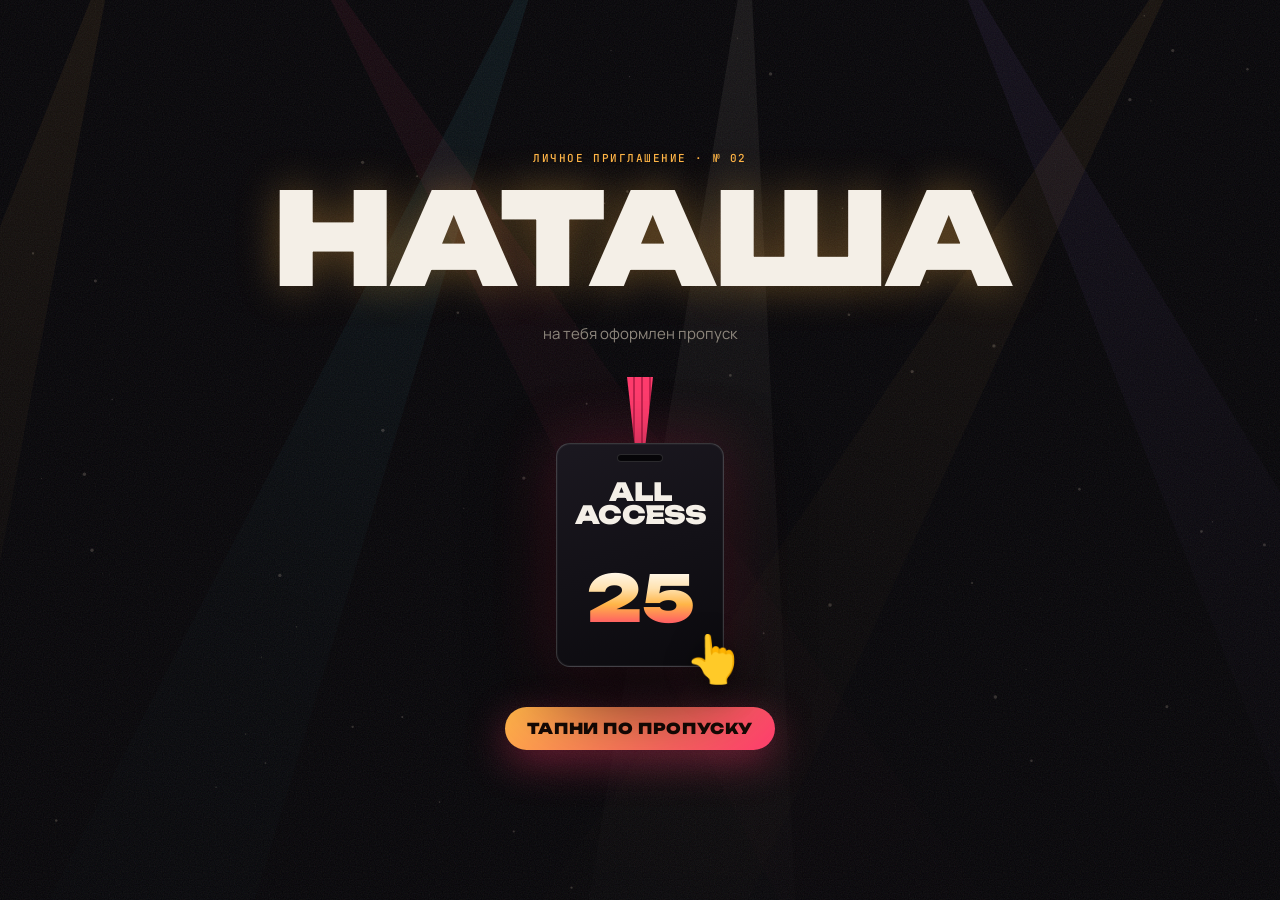
<file: natasha/index.html>
<!doctype html>
<html lang="ru">
<head>
<meta charset="utf-8">
<meta name="viewport" content="width=device-width,initial-scale=1,viewport-fit=cut">
<title>Наташа, тебе пропуск на 25-летие Дани</title>
<meta name="description" content="ЧТ 12.11 · 18:00 · База практик и отдыха «Лукашино». ALL ACCESS. Открой — там всё.">
<meta property="og:type" content="website">
<meta property="og:site_name" content="Даня 25">
<meta property="og:title" content="Наташа, тебе пропуск на 25-летие Дани">
<meta property="og:description" content="ЧТ 12.11 · 18:00 · База практик и отдыха «Лукашино». ALL ACCESS. Открой — там всё.">
<meta property="og:image" content="https://ogkazakh.github.io/dr-25/og/natasha.jpg?v=mw9dodvb">
<meta property="og:image:width" content="1200">
<meta property="og:image:height" content="630">
<meta property="og:url" content="https://ogkazakh.github.io/dr-25/natasha/">
<meta name="twitter:card" content="summary_large_image">
<meta name="theme-color" content="#060508">
<link rel="preconnect" href="https://fonts.googleapis.com">
<link rel="preconnect" href="https://fonts.gstatic.com" crossorigin>
<link href="https://fonts.googleapis.com/css2?family=Unbounded:wght@400;700;900&family=Manrope:wght@400;600;800&family=JetBrains+Mono:wght@500;700&display=swap" rel="stylesheet">
<link rel="stylesheet" href="../assets/app.css?v=mw9dodvb">
</head>
<body class="is-gate">
<canvas id="stage" aria-hidden="true"></canvas>
<div class="grain" aria-hidden="true"></div>
<div class="flash" aria-hidden="true"></div>
<div id="app"></div>
<script>window.INVITE = {"party":{"host":"Даня","age":25,"start":"2026-11-12T18:00:00+05:00","end":"2026-11-13T12:00:00+05:00","tz":"Asia/Yekaterinburg","place":"База практик и отдыха «Лукашино»","address":"","mapUrl":"https://yandex.ru/maps/?text=%D0%91%D0%B0%D0%B7%D0%B0%20%D0%BF%D1%80%D0%B0%D0%BA%D1%82%D0%B8%D0%BA%20%D0%B8%20%D0%BE%D1%82%D0%B4%D1%8B%D1%85%D0%B0%20%D0%9B%D1%83%D0%BA%D0%B0%D1%88%D0%B8%D0%BD%D0%BE%20%D0%A2%D1%8E%D0%BC%D0%B5%D0%BD%D1%8C","telegram":"","dressCode":"Тепло и удобно — ноябрь за городом","baseUrl":"https://ogkazakh.github.io/dr-25/","plan":[["01","Саундчек","Сбор, обнимашки, первый тост"],["02","Основной сет","Еда, бар и музыка от величайших людей Тюмени"],["03","Афтепати","Громко, долго, до последнего стоящего"],["04","Бис","25 лет бывает один раз — отмечаем соответственно"]],"hostPos":"30% 35%","hostGen":"Дани","hostPhoto":true},"guests":[{"slug":"slava","name":"Слава","full":"Слава","title":"Величайший диджей Тюмени","sub":"","pos":"50% 25%","note":"Обычно музыка на тебе. В четверг на тебе только одно — приехать и кайфовать. Пульт подождёт. Но мы не против.","photo":true},{"slug":"natasha","name":"Наташа","full":"Наташа","title":"Величайшая швея Тюмени","sub":"Невеста величайшего диджея Тюмени","pos":"50% 30%","note":"Слава без тебя не приедет — значит, вся вечеринка держится на тебе. Без негатива.","photo":true},{"slug":"valera","name":"Валера","full":"Валера","title":"Призрачный гонщик","sub":"Непотопляемый · 72 регион","pos":"28% 40%","note":"Призрачного гонщика ничем не убить — это уже доказано. В четверг ждём тебя целым, невредимым и в Лукашино.","photo":true},{"slug":"rusik","name":"Русик","full":"Русик","title":"Величайший тренер по боксу","sub":"Раздолбай · друг 21 год","pos":"55% 30%","note":"21 год дружбы. Ты видел меня в 4 — теперь посмотри на 25. Явка обязательна, Раздолбай.","photo":true},{"slug":"liza","name":"Лизка","full":"Лизка","title":"Величайшая волейболистка","sub":"Девушка Русика","pos":"55% 60%","note":"Подача за тобой: забирай Раздолбая и приезжайте. Сетку не обещаю, движ — да.","photo":true},{"slug":"rudakov","name":"Илюха","full":"Илюха","title":"Темщик","sub":"Просто супер пиздатый друг","pos":"50% 35%","note":"У тебя всегда есть тема. Вот тебе тема на четверг — лучше не придумаешь.","photo":true},{"slug":"gelya","name":"Геля","full":"Гелечка","title":"Величайший тренер по художественной гимнастике","sub":"Красный диплом · жена Илюхи Рудакова","pos":"50% 35%","note":"Обещаю растяжку уровня бог: растянем праздник до самого утра.","photo":true},{"slug":"snezha","name":"Снежа","full":"Снежа Чижа","title":"Серовская гроза танцев","sub":"Тренер по танцам · сестра Гели · растяжка — семейное","pos":"50% 25%","note":"Чижа, Серов на один вечер остаётся без своей грозы танцев — так надо. Ждём на гастролях в Лукашино 💃","photo":true},{"slug":"dima","name":"Дима","full":"Дима Силантьев","title":"Величайший звукарь Тюмени","sub":"Освоил больше инструментов, чем существует в мире","pos":"50% 30%","note":"Отдыхай. Если что-то зафонит — все, конечно, посмотрят на тебя. Шучу. Нет.","photo":true},{"slug":"alengoz","name":"Даня","full":"Даня Аленгоз","title":"Величайший художник по свету","sub":"№ 2 — естественно, после меня · Выжил после Яблочного спаса 🍏","pos":"50% 30%","note":"В четверг никто из нас не работает со светом — только отдыхаем. Придираться к лампочкам на базе всё равно можно, это наше любимое. Яблок на столе не будет — специально ради тебя. Огород тоже не предвидится 🍏","photo":true},{"slug":"zhenya","name":"Женя","full":"Женя","title":"Величайший музыкант Тюмени","sub":"Звукарь № 2 — сразу после Димы Силантьева","pos":"50% 30%","note":"Вы с Димой наконец можете выяснить, кто тут главный. Или просто выпить. Лучше второе.","photo":true},{"slug":"ilya","name":"Илья","full":"Илья","title":"В узких кругах — Магнат","sub":"Почему — не знает никто · Темщик · техник-технолог с высшим","pos":"50% 30%","note":"Магнат, из ресторанов ты ушёл, но главный эксперт по столу всё равно ты. Приезжай — вечер без тебя плохая инвестиция 📈","photo":true}],"guest":{"slug":"natasha","name":"Наташа","full":"Наташа","title":"Величайшая швея Тюмени","sub":"Невеста величайшего диджея Тюмени","pos":"50% 30%","note":"Слава без тебя не приедет — значит, вся вечеринка держится на тебе. Без негатива.","photo":true},"no":"02","root":"../"};</script>
<script src="../assets/app.js?v=mw9dodvb"></script>
</body>
</html>
</file>
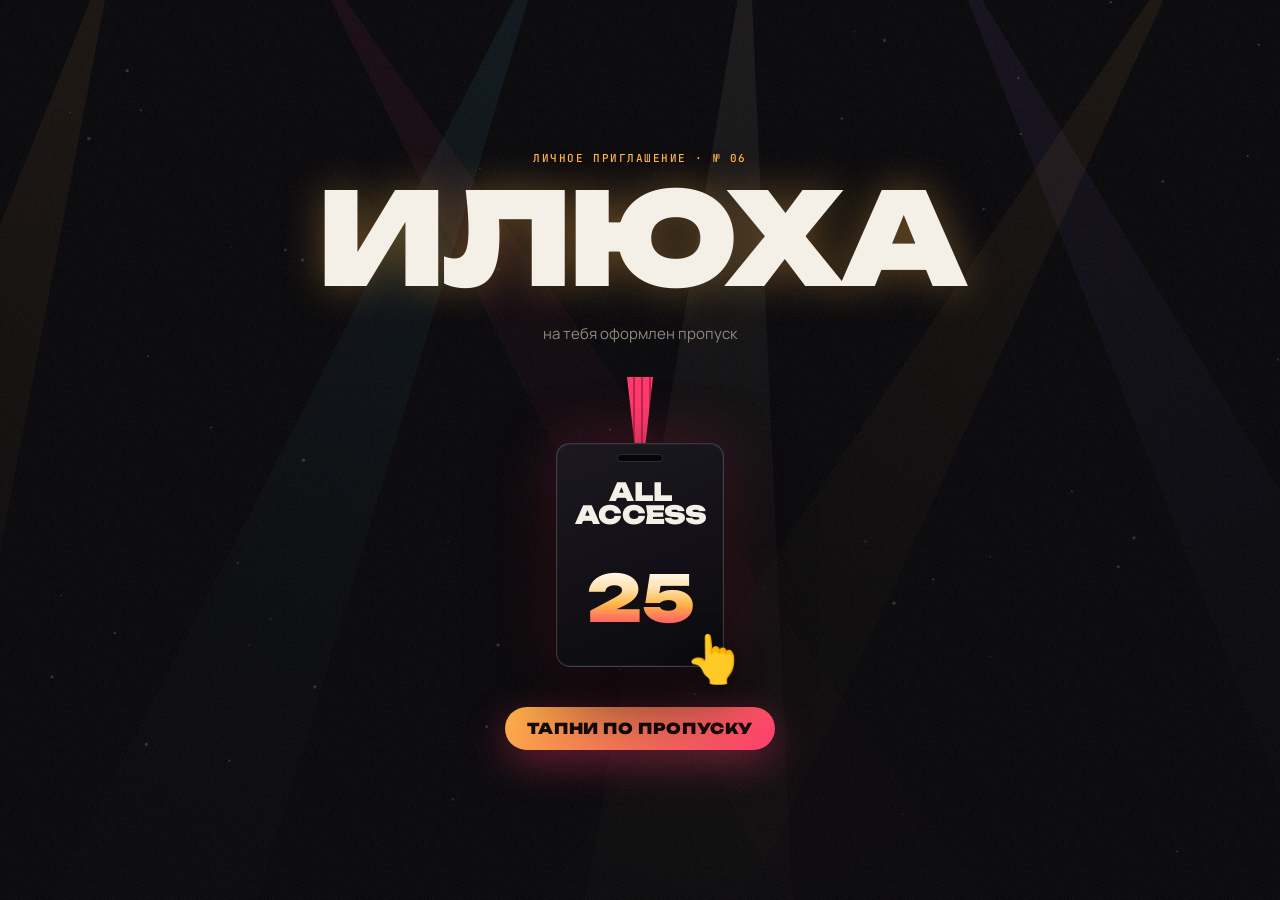
<file: rudakov/index.html>
<!doctype html>
<html lang="ru">
<head>
<meta charset="utf-8">
<meta name="viewport" content="width=device-width,initial-scale=1,viewport-fit=cut">
<title>Илюха, тебе пропуск на 25-летие Дани</title>
<meta name="description" content="ЧТ 12.11 · 18:00 · База практик и отдыха «Лукашино». ALL ACCESS. Открой — там всё.">
<meta property="og:type" content="website">
<meta property="og:site_name" content="Даня 25">
<meta property="og:title" content="Илюха, тебе пропуск на 25-летие Дани">
<meta property="og:description" content="ЧТ 12.11 · 18:00 · База практик и отдыха «Лукашино». ALL ACCESS. Открой — там всё.">
<meta property="og:image" content="https://ogkazakh.github.io/dr-25/og/rudakov.jpg?v=mw9dodvb">
<meta property="og:image:width" content="1200">
<meta property="og:image:height" content="630">
<meta property="og:url" content="https://ogkazakh.github.io/dr-25/rudakov/">
<meta name="twitter:card" content="summary_large_image">
<meta name="theme-color" content="#060508">
<link rel="preconnect" href="https://fonts.googleapis.com">
<link rel="preconnect" href="https://fonts.gstatic.com" crossorigin>
<link href="https://fonts.googleapis.com/css2?family=Unbounded:wght@400;700;900&family=Manrope:wght@400;600;800&family=JetBrains+Mono:wght@500;700&display=swap" rel="stylesheet">
<link rel="stylesheet" href="../assets/app.css?v=mw9dodvb">
</head>
<body class="is-gate">
<canvas id="stage" aria-hidden="true"></canvas>
<div class="grain" aria-hidden="true"></div>
<div class="flash" aria-hidden="true"></div>
<div id="app"></div>
<script>window.INVITE = {"party":{"host":"Даня","age":25,"start":"2026-11-12T18:00:00+05:00","end":"2026-11-13T12:00:00+05:00","tz":"Asia/Yekaterinburg","place":"База практик и отдыха «Лукашино»","address":"","mapUrl":"https://yandex.ru/maps/?text=%D0%91%D0%B0%D0%B7%D0%B0%20%D0%BF%D1%80%D0%B0%D0%BA%D1%82%D0%B8%D0%BA%20%D0%B8%20%D0%BE%D1%82%D0%B4%D1%8B%D1%85%D0%B0%20%D0%9B%D1%83%D0%BA%D0%B0%D1%88%D0%B8%D0%BD%D0%BE%20%D0%A2%D1%8E%D0%BC%D0%B5%D0%BD%D1%8C","telegram":"","dressCode":"Тепло и удобно — ноябрь за городом","baseUrl":"https://ogkazakh.github.io/dr-25/","plan":[["01","Саундчек","Сбор, обнимашки, первый тост"],["02","Основной сет","Еда, бар и музыка от величайших людей Тюмени"],["03","Афтепати","Громко, долго, до последнего стоящего"],["04","Бис","25 лет бывает один раз — отмечаем соответственно"]],"hostPos":"30% 35%","hostGen":"Дани","hostPhoto":true},"guests":[{"slug":"slava","name":"Слава","full":"Слава","title":"Величайший диджей Тюмени","sub":"","pos":"50% 25%","note":"Обычно музыка на тебе. В четверг на тебе только одно — приехать и кайфовать. Пульт подождёт. Но мы не против.","photo":true},{"slug":"natasha","name":"Наташа","full":"Наташа","title":"Величайшая швея Тюмени","sub":"Невеста величайшего диджея Тюмени","pos":"50% 30%","note":"Слава без тебя не приедет — значит, вся вечеринка держится на тебе. Без негатива.","photo":true},{"slug":"valera","name":"Валера","full":"Валера","title":"Призрачный гонщик","sub":"Непотопляемый · 72 регион","pos":"28% 40%","note":"Призрачного гонщика ничем не убить — это уже доказано. В четверг ждём тебя целым, невредимым и в Лукашино.","photo":true},{"slug":"rusik","name":"Русик","full":"Русик","title":"Величайший тренер по боксу","sub":"Раздолбай · друг 21 год","pos":"55% 30%","note":"21 год дружбы. Ты видел меня в 4 — теперь посмотри на 25. Явка обязательна, Раздолбай.","photo":true},{"slug":"liza","name":"Лизка","full":"Лизка","title":"Величайшая волейболистка","sub":"Девушка Русика","pos":"55% 60%","note":"Подача за тобой: забирай Раздолбая и приезжайте. Сетку не обещаю, движ — да.","photo":true},{"slug":"rudakov","name":"Илюха","full":"Илюха","title":"Темщик","sub":"Просто супер пиздатый друг","pos":"50% 35%","note":"У тебя всегда есть тема. Вот тебе тема на четверг — лучше не придумаешь.","photo":true},{"slug":"gelya","name":"Геля","full":"Гелечка","title":"Величайший тренер по художественной гимнастике","sub":"Красный диплом · жена Илюхи Рудакова","pos":"50% 35%","note":"Обещаю растяжку уровня бог: растянем праздник до самого утра.","photo":true},{"slug":"snezha","name":"Снежа","full":"Снежа Чижа","title":"Серовская гроза танцев","sub":"Тренер по танцам · сестра Гели · растяжка — семейное","pos":"50% 25%","note":"Чижа, Серов на один вечер остаётся без своей грозы танцев — так надо. Ждём на гастролях в Лукашино 💃","photo":true},{"slug":"dima","name":"Дима","full":"Дима Силантьев","title":"Величайший звукарь Тюмени","sub":"Освоил больше инструментов, чем существует в мире","pos":"50% 30%","note":"Отдыхай. Если что-то зафонит — все, конечно, посмотрят на тебя. Шучу. Нет.","photo":true},{"slug":"alengoz","name":"Даня","full":"Даня Аленгоз","title":"Величайший художник по свету","sub":"№ 2 — естественно, после меня · Выжил после Яблочного спаса 🍏","pos":"50% 30%","note":"В четверг никто из нас не работает со светом — только отдыхаем. Придираться к лампочкам на базе всё равно можно, это наше любимое. Яблок на столе не будет — специально ради тебя. Огород тоже не предвидится 🍏","photo":true},{"slug":"zhenya","name":"Женя","full":"Женя","title":"Величайший музыкант Тюмени","sub":"Звукарь № 2 — сразу после Димы Силантьева","pos":"50% 30%","note":"Вы с Димой наконец можете выяснить, кто тут главный. Или просто выпить. Лучше второе.","photo":true},{"slug":"ilya","name":"Илья","full":"Илья","title":"В узких кругах — Магнат","sub":"Почему — не знает никто · Темщик · техник-технолог с высшим","pos":"50% 30%","note":"Магнат, из ресторанов ты ушёл, но главный эксперт по столу всё равно ты. Приезжай — вечер без тебя плохая инвестиция 📈","photo":true}],"guest":{"slug":"rudakov","name":"Илюха","full":"Илюха","title":"Темщик","sub":"Просто супер пиздатый друг","pos":"50% 35%","note":"У тебя всегда есть тема. Вот тебе тема на четверг — лучше не придумаешь.","photo":true},"no":"06","root":"../"};</script>
<script src="../assets/app.js?v=mw9dodvb"></script>
</body>
</html>
</file>
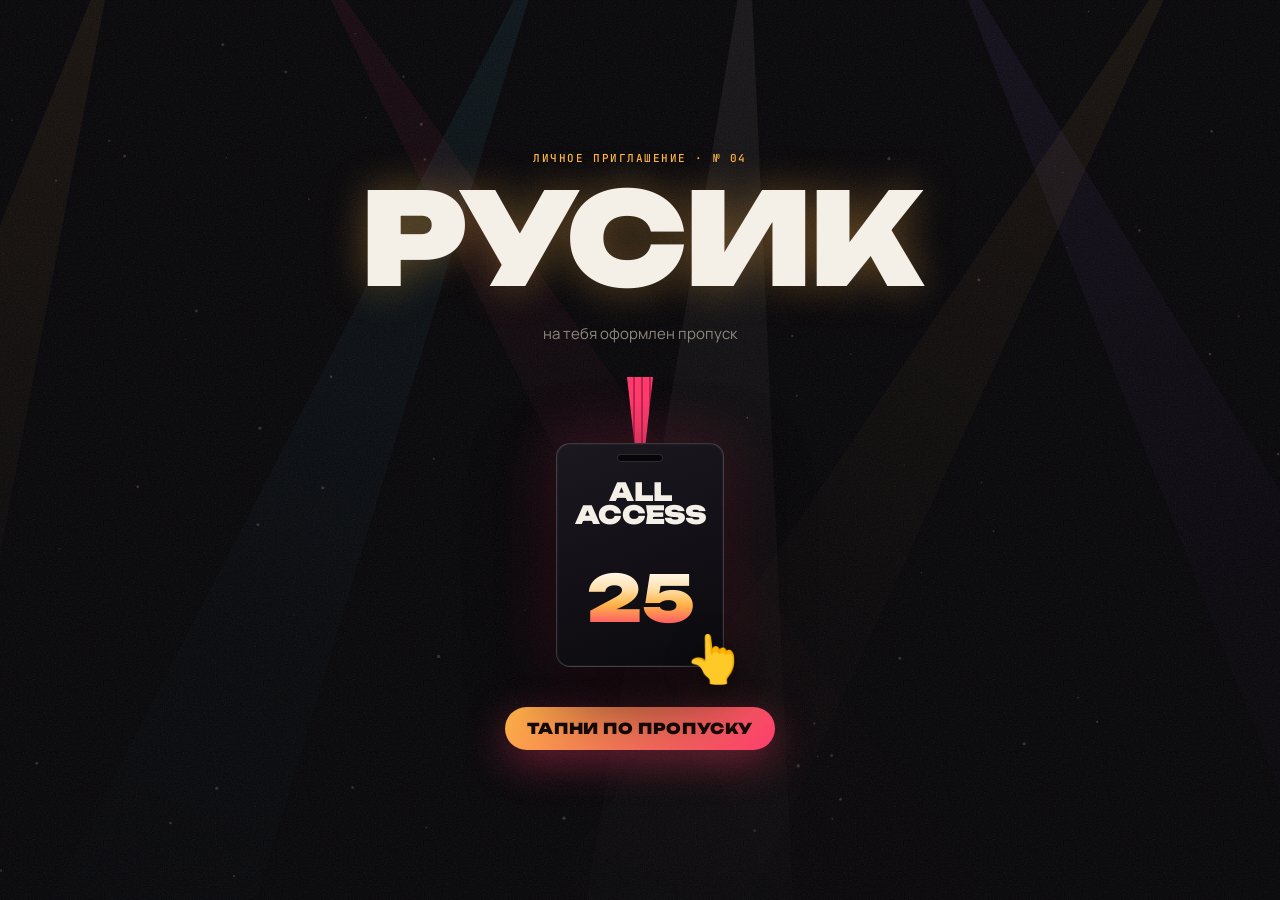
<file: rusik/index.html>
<!doctype html>
<html lang="ru">
<head>
<meta charset="utf-8">
<meta name="viewport" content="width=device-width,initial-scale=1,viewport-fit=cut">
<title>Русик, тебе пропуск на 25-летие Дани</title>
<meta name="description" content="ЧТ 12.11 · 18:00 · База практик и отдыха «Лукашино». ALL ACCESS. Открой — там всё.">
<meta property="og:type" content="website">
<meta property="og:site_name" content="Даня 25">
<meta property="og:title" content="Русик, тебе пропуск на 25-летие Дани">
<meta property="og:description" content="ЧТ 12.11 · 18:00 · База практик и отдыха «Лукашино». ALL ACCESS. Открой — там всё.">
<meta property="og:image" content="https://ogkazakh.github.io/dr-25/og/rusik.jpg?v=mw9dodvb">
<meta property="og:image:width" content="1200">
<meta property="og:image:height" content="630">
<meta property="og:url" content="https://ogkazakh.github.io/dr-25/rusik/">
<meta name="twitter:card" content="summary_large_image">
<meta name="theme-color" content="#060508">
<link rel="preconnect" href="https://fonts.googleapis.com">
<link rel="preconnect" href="https://fonts.gstatic.com" crossorigin>
<link href="https://fonts.googleapis.com/css2?family=Unbounded:wght@400;700;900&family=Manrope:wght@400;600;800&family=JetBrains+Mono:wght@500;700&display=swap" rel="stylesheet">
<link rel="stylesheet" href="../assets/app.css?v=mw9dodvb">
</head>
<body class="is-gate">
<canvas id="stage" aria-hidden="true"></canvas>
<div class="grain" aria-hidden="true"></div>
<div class="flash" aria-hidden="true"></div>
<div id="app"></div>
<script>window.INVITE = {"party":{"host":"Даня","age":25,"start":"2026-11-12T18:00:00+05:00","end":"2026-11-13T12:00:00+05:00","tz":"Asia/Yekaterinburg","place":"База практик и отдыха «Лукашино»","address":"","mapUrl":"https://yandex.ru/maps/?text=%D0%91%D0%B0%D0%B7%D0%B0%20%D0%BF%D1%80%D0%B0%D0%BA%D1%82%D0%B8%D0%BA%20%D0%B8%20%D0%BE%D1%82%D0%B4%D1%8B%D1%85%D0%B0%20%D0%9B%D1%83%D0%BA%D0%B0%D1%88%D0%B8%D0%BD%D0%BE%20%D0%A2%D1%8E%D0%BC%D0%B5%D0%BD%D1%8C","telegram":"","dressCode":"Тепло и удобно — ноябрь за городом","baseUrl":"https://ogkazakh.github.io/dr-25/","plan":[["01","Саундчек","Сбор, обнимашки, первый тост"],["02","Основной сет","Еда, бар и музыка от величайших людей Тюмени"],["03","Афтепати","Громко, долго, до последнего стоящего"],["04","Бис","25 лет бывает один раз — отмечаем соответственно"]],"hostPos":"30% 35%","hostGen":"Дани","hostPhoto":true},"guests":[{"slug":"slava","name":"Слава","full":"Слава","title":"Величайший диджей Тюмени","sub":"","pos":"50% 25%","note":"Обычно музыка на тебе. В четверг на тебе только одно — приехать и кайфовать. Пульт подождёт. Но мы не против.","photo":true},{"slug":"natasha","name":"Наташа","full":"Наташа","title":"Величайшая швея Тюмени","sub":"Невеста величайшего диджея Тюмени","pos":"50% 30%","note":"Слава без тебя не приедет — значит, вся вечеринка держится на тебе. Без негатива.","photo":true},{"slug":"valera","name":"Валера","full":"Валера","title":"Призрачный гонщик","sub":"Непотопляемый · 72 регион","pos":"28% 40%","note":"Призрачного гонщика ничем не убить — это уже доказано. В четверг ждём тебя целым, невредимым и в Лукашино.","photo":true},{"slug":"rusik","name":"Русик","full":"Русик","title":"Величайший тренер по боксу","sub":"Раздолбай · друг 21 год","pos":"55% 30%","note":"21 год дружбы. Ты видел меня в 4 — теперь посмотри на 25. Явка обязательна, Раздолбай.","photo":true},{"slug":"liza","name":"Лизка","full":"Лизка","title":"Величайшая волейболистка","sub":"Девушка Русика","pos":"55% 60%","note":"Подача за тобой: забирай Раздолбая и приезжайте. Сетку не обещаю, движ — да.","photo":true},{"slug":"rudakov","name":"Илюха","full":"Илюха","title":"Темщик","sub":"Просто супер пиздатый друг","pos":"50% 35%","note":"У тебя всегда есть тема. Вот тебе тема на четверг — лучше не придумаешь.","photo":true},{"slug":"gelya","name":"Геля","full":"Гелечка","title":"Величайший тренер по художественной гимнастике","sub":"Красный диплом · жена Илюхи Рудакова","pos":"50% 35%","note":"Обещаю растяжку уровня бог: растянем праздник до самого утра.","photo":true},{"slug":"snezha","name":"Снежа","full":"Снежа Чижа","title":"Серовская гроза танцев","sub":"Тренер по танцам · сестра Гели · растяжка — семейное","pos":"50% 25%","note":"Чижа, Серов на один вечер остаётся без своей грозы танцев — так надо. Ждём на гастролях в Лукашино 💃","photo":true},{"slug":"dima","name":"Дима","full":"Дима Силантьев","title":"Величайший звукарь Тюмени","sub":"Освоил больше инструментов, чем существует в мире","pos":"50% 30%","note":"Отдыхай. Если что-то зафонит — все, конечно, посмотрят на тебя. Шучу. Нет.","photo":true},{"slug":"alengoz","name":"Даня","full":"Даня Аленгоз","title":"Величайший художник по свету","sub":"№ 2 — естественно, после меня · Выжил после Яблочного спаса 🍏","pos":"50% 30%","note":"В четверг никто из нас не работает со светом — только отдыхаем. Придираться к лампочкам на базе всё равно можно, это наше любимое. Яблок на столе не будет — специально ради тебя. Огород тоже не предвидится 🍏","photo":true},{"slug":"zhenya","name":"Женя","full":"Женя","title":"Величайший музыкант Тюмени","sub":"Звукарь № 2 — сразу после Димы Силантьева","pos":"50% 30%","note":"Вы с Димой наконец можете выяснить, кто тут главный. Или просто выпить. Лучше второе.","photo":true},{"slug":"ilya","name":"Илья","full":"Илья","title":"В узких кругах — Магнат","sub":"Почему — не знает никто · Темщик · техник-технолог с высшим","pos":"50% 30%","note":"Магнат, из ресторанов ты ушёл, но главный эксперт по столу всё равно ты. Приезжай — вечер без тебя плохая инвестиция 📈","photo":true}],"guest":{"slug":"rusik","name":"Русик","full":"Русик","title":"Величайший тренер по боксу","sub":"Раздолбай · друг 21 год","pos":"55% 30%","note":"21 год дружбы. Ты видел меня в 4 — теперь посмотри на 25. Явка обязательна, Раздолбай.","photo":true},"no":"04","root":"../"};</script>
<script src="../assets/app.js?v=mw9dodvb"></script>
</body>
</html>
</file>
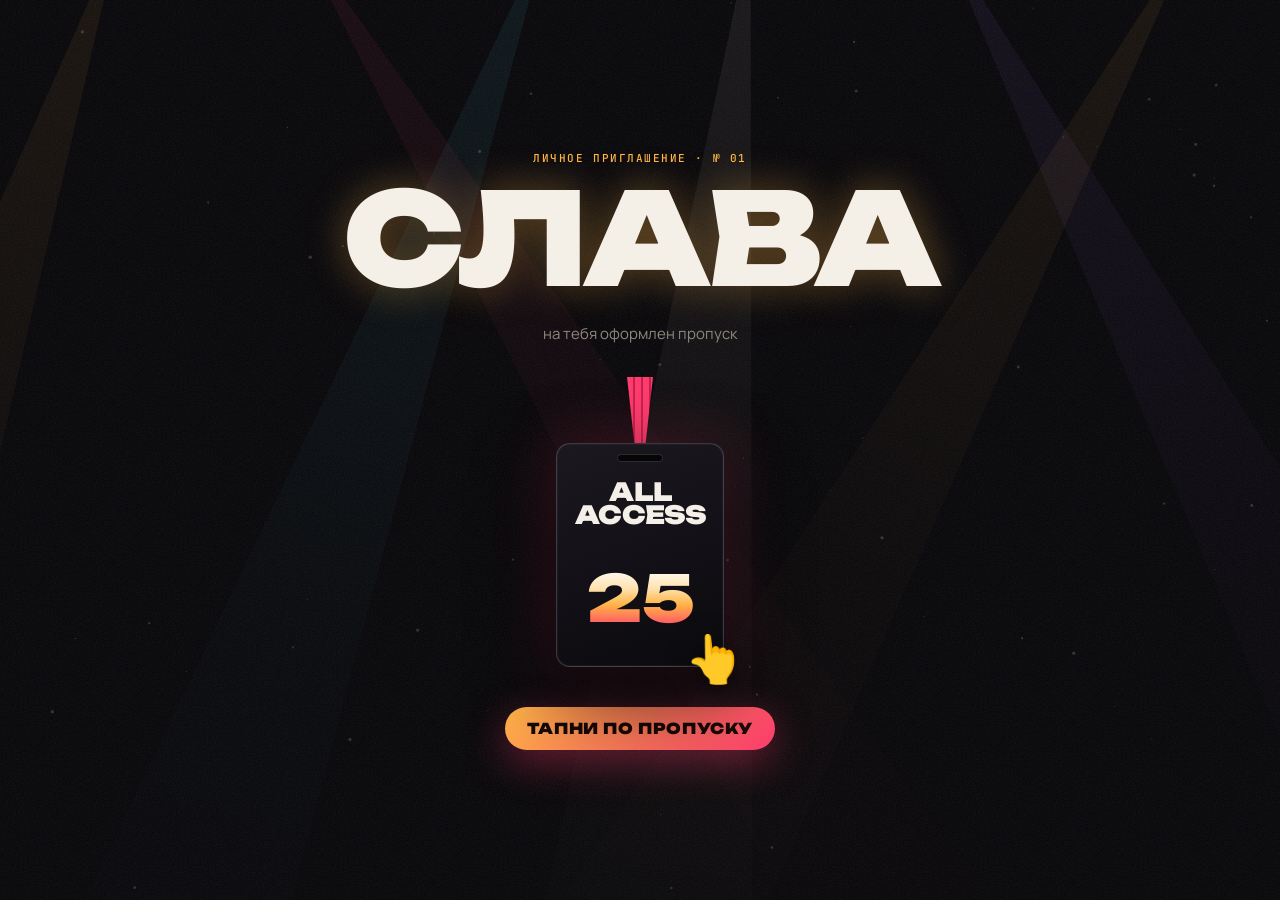
<file: slava/index.html>
<!doctype html>
<html lang="ru">
<head>
<meta charset="utf-8">
<meta name="viewport" content="width=device-width,initial-scale=1,viewport-fit=cut">
<title>Слава, тебе пропуск на 25-летие Дани</title>
<meta name="description" content="ЧТ 12.11 · 18:00 · База практик и отдыха «Лукашино». ALL ACCESS. Открой — там всё.">
<meta property="og:type" content="website">
<meta property="og:site_name" content="Даня 25">
<meta property="og:title" content="Слава, тебе пропуск на 25-летие Дани">
<meta property="og:description" content="ЧТ 12.11 · 18:00 · База практик и отдыха «Лукашино». ALL ACCESS. Открой — там всё.">
<meta property="og:image" content="https://ogkazakh.github.io/dr-25/og/slava.jpg?v=mw9dodvb">
<meta property="og:image:width" content="1200">
<meta property="og:image:height" content="630">
<meta property="og:url" content="https://ogkazakh.github.io/dr-25/slava/">
<meta name="twitter:card" content="summary_large_image">
<meta name="theme-color" content="#060508">
<link rel="preconnect" href="https://fonts.googleapis.com">
<link rel="preconnect" href="https://fonts.gstatic.com" crossorigin>
<link href="https://fonts.googleapis.com/css2?family=Unbounded:wght@400;700;900&family=Manrope:wght@400;600;800&family=JetBrains+Mono:wght@500;700&display=swap" rel="stylesheet">
<link rel="stylesheet" href="../assets/app.css?v=mw9dodvb">
</head>
<body class="is-gate">
<canvas id="stage" aria-hidden="true"></canvas>
<div class="grain" aria-hidden="true"></div>
<div class="flash" aria-hidden="true"></div>
<div id="app"></div>
<script>window.INVITE = {"party":{"host":"Даня","age":25,"start":"2026-11-12T18:00:00+05:00","end":"2026-11-13T12:00:00+05:00","tz":"Asia/Yekaterinburg","place":"База практик и отдыха «Лукашино»","address":"","mapUrl":"https://yandex.ru/maps/?text=%D0%91%D0%B0%D0%B7%D0%B0%20%D0%BF%D1%80%D0%B0%D0%BA%D1%82%D0%B8%D0%BA%20%D0%B8%20%D0%BE%D1%82%D0%B4%D1%8B%D1%85%D0%B0%20%D0%9B%D1%83%D0%BA%D0%B0%D1%88%D0%B8%D0%BD%D0%BE%20%D0%A2%D1%8E%D0%BC%D0%B5%D0%BD%D1%8C","telegram":"","dressCode":"Тепло и удобно — ноябрь за городом","baseUrl":"https://ogkazakh.github.io/dr-25/","plan":[["01","Саундчек","Сбор, обнимашки, первый тост"],["02","Основной сет","Еда, бар и музыка от величайших людей Тюмени"],["03","Афтепати","Громко, долго, до последнего стоящего"],["04","Бис","25 лет бывает один раз — отмечаем соответственно"]],"hostPos":"30% 35%","hostGen":"Дани","hostPhoto":true},"guests":[{"slug":"slava","name":"Слава","full":"Слава","title":"Величайший диджей Тюмени","sub":"","pos":"50% 25%","note":"Обычно музыка на тебе. В четверг на тебе только одно — приехать и кайфовать. Пульт подождёт. Но мы не против.","photo":true},{"slug":"natasha","name":"Наташа","full":"Наташа","title":"Величайшая швея Тюмени","sub":"Невеста величайшего диджея Тюмени","pos":"50% 30%","note":"Слава без тебя не приедет — значит, вся вечеринка держится на тебе. Без негатива.","photo":true},{"slug":"valera","name":"Валера","full":"Валера","title":"Призрачный гонщик","sub":"Непотопляемый · 72 регион","pos":"28% 40%","note":"Призрачного гонщика ничем не убить — это уже доказано. В четверг ждём тебя целым, невредимым и в Лукашино.","photo":true},{"slug":"rusik","name":"Русик","full":"Русик","title":"Величайший тренер по боксу","sub":"Раздолбай · друг 21 год","pos":"55% 30%","note":"21 год дружбы. Ты видел меня в 4 — теперь посмотри на 25. Явка обязательна, Раздолбай.","photo":true},{"slug":"liza","name":"Лизка","full":"Лизка","title":"Величайшая волейболистка","sub":"Девушка Русика","pos":"55% 60%","note":"Подача за тобой: забирай Раздолбая и приезжайте. Сетку не обещаю, движ — да.","photo":true},{"slug":"rudakov","name":"Илюха","full":"Илюха","title":"Темщик","sub":"Просто супер пиздатый друг","pos":"50% 35%","note":"У тебя всегда есть тема. Вот тебе тема на четверг — лучше не придумаешь.","photo":true},{"slug":"gelya","name":"Геля","full":"Гелечка","title":"Величайший тренер по художественной гимнастике","sub":"Красный диплом · жена Илюхи Рудакова","pos":"50% 35%","note":"Обещаю растяжку уровня бог: растянем праздник до самого утра.","photo":true},{"slug":"snezha","name":"Снежа","full":"Снежа Чижа","title":"Серовская гроза танцев","sub":"Тренер по танцам · сестра Гели · растяжка — семейное","pos":"50% 25%","note":"Чижа, Серов на один вечер остаётся без своей грозы танцев — так надо. Ждём на гастролях в Лукашино 💃","photo":true},{"slug":"dima","name":"Дима","full":"Дима Силантьев","title":"Величайший звукарь Тюмени","sub":"Освоил больше инструментов, чем существует в мире","pos":"50% 30%","note":"Отдыхай. Если что-то зафонит — все, конечно, посмотрят на тебя. Шучу. Нет.","photo":true},{"slug":"alengoz","name":"Даня","full":"Даня Аленгоз","title":"Величайший художник по свету","sub":"№ 2 — естественно, после меня · Выжил после Яблочного спаса 🍏","pos":"50% 30%","note":"В четверг никто из нас не работает со светом — только отдыхаем. Придираться к лампочкам на базе всё равно можно, это наше любимое. Яблок на столе не будет — специально ради тебя. Огород тоже не предвидится 🍏","photo":true},{"slug":"zhenya","name":"Женя","full":"Женя","title":"Величайший музыкант Тюмени","sub":"Звукарь № 2 — сразу после Димы Силантьева","pos":"50% 30%","note":"Вы с Димой наконец можете выяснить, кто тут главный. Или просто выпить. Лучше второе.","photo":true},{"slug":"ilya","name":"Илья","full":"Илья","title":"В узких кругах — Магнат","sub":"Почему — не знает никто · Темщик · техник-технолог с высшим","pos":"50% 30%","note":"Магнат, из ресторанов ты ушёл, но главный эксперт по столу всё равно ты. Приезжай — вечер без тебя плохая инвестиция 📈","photo":true}],"guest":{"slug":"slava","name":"Слава","full":"Слава","title":"Величайший диджей Тюмени","sub":"","pos":"50% 25%","note":"Обычно музыка на тебе. В четверг на тебе только одно — приехать и кайфовать. Пульт подождёт. Но мы не против.","photo":true},"no":"01","root":"../"};</script>
<script src="../assets/app.js?v=mw9dodvb"></script>
</body>
</html>
</file>
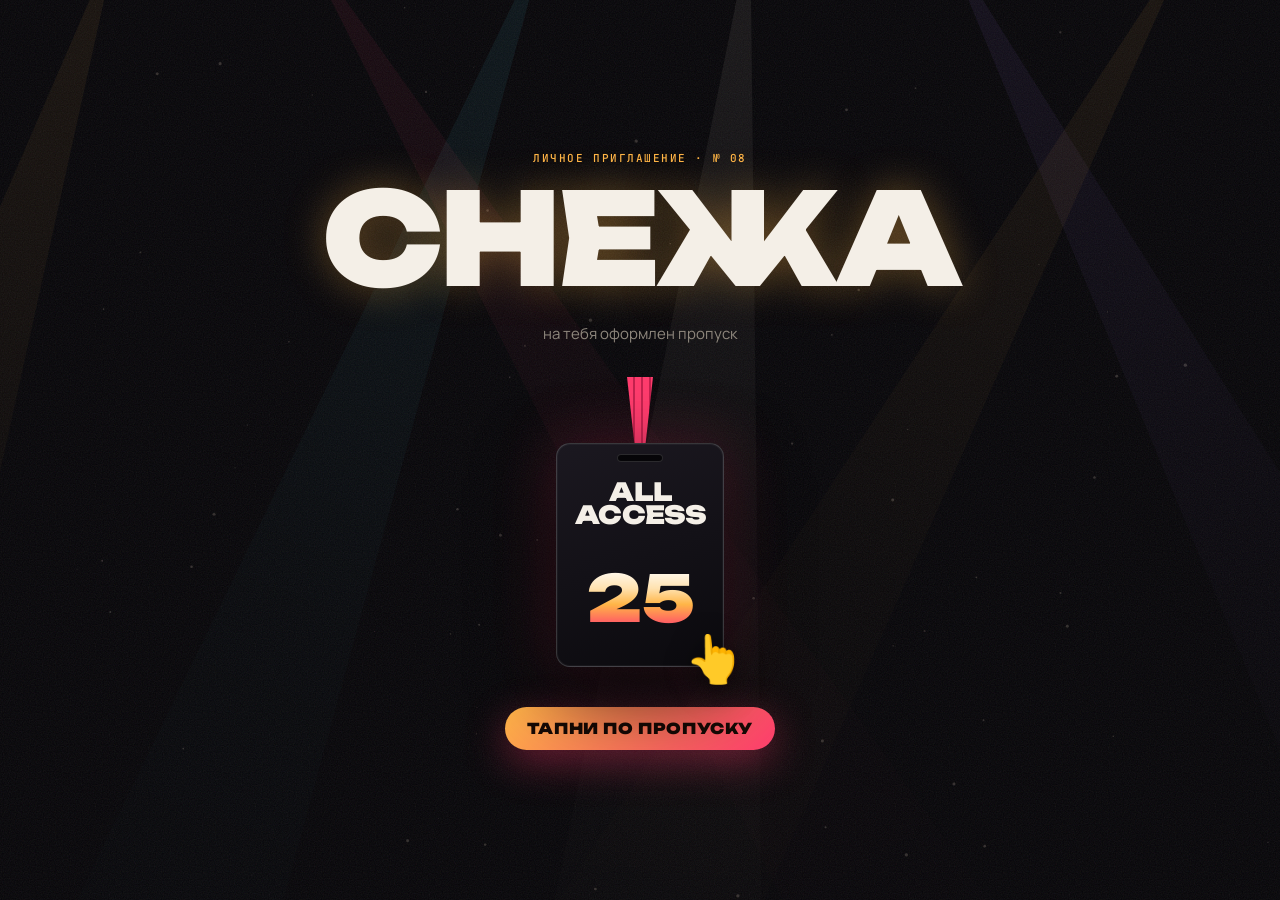
<file: snezha/index.html>
<!doctype html>
<html lang="ru">
<head>
<meta charset="utf-8">
<meta name="viewport" content="width=device-width,initial-scale=1,viewport-fit=cut">
<title>Снежа, тебе пропуск на 25-летие Дани</title>
<meta name="description" content="ЧТ 12.11 · 18:00 · База практик и отдыха «Лукашино». ALL ACCESS. Открой — там всё.">
<meta property="og:type" content="website">
<meta property="og:site_name" content="Даня 25">
<meta property="og:title" content="Снежа, тебе пропуск на 25-летие Дани">
<meta property="og:description" content="ЧТ 12.11 · 18:00 · База практик и отдыха «Лукашино». ALL ACCESS. Открой — там всё.">
<meta property="og:image" content="https://ogkazakh.github.io/dr-25/og/snezha.jpg?v=mw9dodvb">
<meta property="og:image:width" content="1200">
<meta property="og:image:height" content="630">
<meta property="og:url" content="https://ogkazakh.github.io/dr-25/snezha/">
<meta name="twitter:card" content="summary_large_image">
<meta name="theme-color" content="#060508">
<link rel="preconnect" href="https://fonts.googleapis.com">
<link rel="preconnect" href="https://fonts.gstatic.com" crossorigin>
<link href="https://fonts.googleapis.com/css2?family=Unbounded:wght@400;700;900&family=Manrope:wght@400;600;800&family=JetBrains+Mono:wght@500;700&display=swap" rel="stylesheet">
<link rel="stylesheet" href="../assets/app.css?v=mw9dodvb">
</head>
<body class="is-gate">
<canvas id="stage" aria-hidden="true"></canvas>
<div class="grain" aria-hidden="true"></div>
<div class="flash" aria-hidden="true"></div>
<div id="app"></div>
<script>window.INVITE = {"party":{"host":"Даня","age":25,"start":"2026-11-12T18:00:00+05:00","end":"2026-11-13T12:00:00+05:00","tz":"Asia/Yekaterinburg","place":"База практик и отдыха «Лукашино»","address":"","mapUrl":"https://yandex.ru/maps/?text=%D0%91%D0%B0%D0%B7%D0%B0%20%D0%BF%D1%80%D0%B0%D0%BA%D1%82%D0%B8%D0%BA%20%D0%B8%20%D0%BE%D1%82%D0%B4%D1%8B%D1%85%D0%B0%20%D0%9B%D1%83%D0%BA%D0%B0%D1%88%D0%B8%D0%BD%D0%BE%20%D0%A2%D1%8E%D0%BC%D0%B5%D0%BD%D1%8C","telegram":"","dressCode":"Тепло и удобно — ноябрь за городом","baseUrl":"https://ogkazakh.github.io/dr-25/","plan":[["01","Саундчек","Сбор, обнимашки, первый тост"],["02","Основной сет","Еда, бар и музыка от величайших людей Тюмени"],["03","Афтепати","Громко, долго, до последнего стоящего"],["04","Бис","25 лет бывает один раз — отмечаем соответственно"]],"hostPos":"30% 35%","hostGen":"Дани","hostPhoto":true},"guests":[{"slug":"slava","name":"Слава","full":"Слава","title":"Величайший диджей Тюмени","sub":"","pos":"50% 25%","note":"Обычно музыка на тебе. В четверг на тебе только одно — приехать и кайфовать. Пульт подождёт. Но мы не против.","photo":true},{"slug":"natasha","name":"Наташа","full":"Наташа","title":"Величайшая швея Тюмени","sub":"Невеста величайшего диджея Тюмени","pos":"50% 30%","note":"Слава без тебя не приедет — значит, вся вечеринка держится на тебе. Без негатива.","photo":true},{"slug":"valera","name":"Валера","full":"Валера","title":"Призрачный гонщик","sub":"Непотопляемый · 72 регион","pos":"28% 40%","note":"Призрачного гонщика ничем не убить — это уже доказано. В четверг ждём тебя целым, невредимым и в Лукашино.","photo":true},{"slug":"rusik","name":"Русик","full":"Русик","title":"Величайший тренер по боксу","sub":"Раздолбай · друг 21 год","pos":"55% 30%","note":"21 год дружбы. Ты видел меня в 4 — теперь посмотри на 25. Явка обязательна, Раздолбай.","photo":true},{"slug":"liza","name":"Лизка","full":"Лизка","title":"Величайшая волейболистка","sub":"Девушка Русика","pos":"55% 60%","note":"Подача за тобой: забирай Раздолбая и приезжайте. Сетку не обещаю, движ — да.","photo":true},{"slug":"rudakov","name":"Илюха","full":"Илюха","title":"Темщик","sub":"Просто супер пиздатый друг","pos":"50% 35%","note":"У тебя всегда есть тема. Вот тебе тема на четверг — лучше не придумаешь.","photo":true},{"slug":"gelya","name":"Геля","full":"Гелечка","title":"Величайший тренер по художественной гимнастике","sub":"Красный диплом · жена Илюхи Рудакова","pos":"50% 35%","note":"Обещаю растяжку уровня бог: растянем праздник до самого утра.","photo":true},{"slug":"snezha","name":"Снежа","full":"Снежа Чижа","title":"Серовская гроза танцев","sub":"Тренер по танцам · сестра Гели · растяжка — семейное","pos":"50% 25%","note":"Чижа, Серов на один вечер остаётся без своей грозы танцев — так надо. Ждём на гастролях в Лукашино 💃","photo":true},{"slug":"dima","name":"Дима","full":"Дима Силантьев","title":"Величайший звукарь Тюмени","sub":"Освоил больше инструментов, чем существует в мире","pos":"50% 30%","note":"Отдыхай. Если что-то зафонит — все, конечно, посмотрят на тебя. Шучу. Нет.","photo":true},{"slug":"alengoz","name":"Даня","full":"Даня Аленгоз","title":"Величайший художник по свету","sub":"№ 2 — естественно, после меня · Выжил после Яблочного спаса 🍏","pos":"50% 30%","note":"В четверг никто из нас не работает со светом — только отдыхаем. Придираться к лампочкам на базе всё равно можно, это наше любимое. Яблок на столе не будет — специально ради тебя. Огород тоже не предвидится 🍏","photo":true},{"slug":"zhenya","name":"Женя","full":"Женя","title":"Величайший музыкант Тюмени","sub":"Звукарь № 2 — сразу после Димы Силантьева","pos":"50% 30%","note":"Вы с Димой наконец можете выяснить, кто тут главный. Или просто выпить. Лучше второе.","photo":true},{"slug":"ilya","name":"Илья","full":"Илья","title":"В узких кругах — Магнат","sub":"Почему — не знает никто · Темщик · техник-технолог с высшим","pos":"50% 30%","note":"Магнат, из ресторанов ты ушёл, но главный эксперт по столу всё равно ты. Приезжай — вечер без тебя плохая инвестиция 📈","photo":true}],"guest":{"slug":"snezha","name":"Снежа","full":"Снежа Чижа","title":"Серовская гроза танцев","sub":"Тренер по танцам · сестра Гели · растяжка — семейное","pos":"50% 25%","note":"Чижа, Серов на один вечер остаётся без своей грозы танцев — так надо. Ждём на гастролях в Лукашино 💃","photo":true},"no":"08","root":"../"};</script>
<script src="../assets/app.js?v=mw9dodvb"></script>
</body>
</html>
</file>
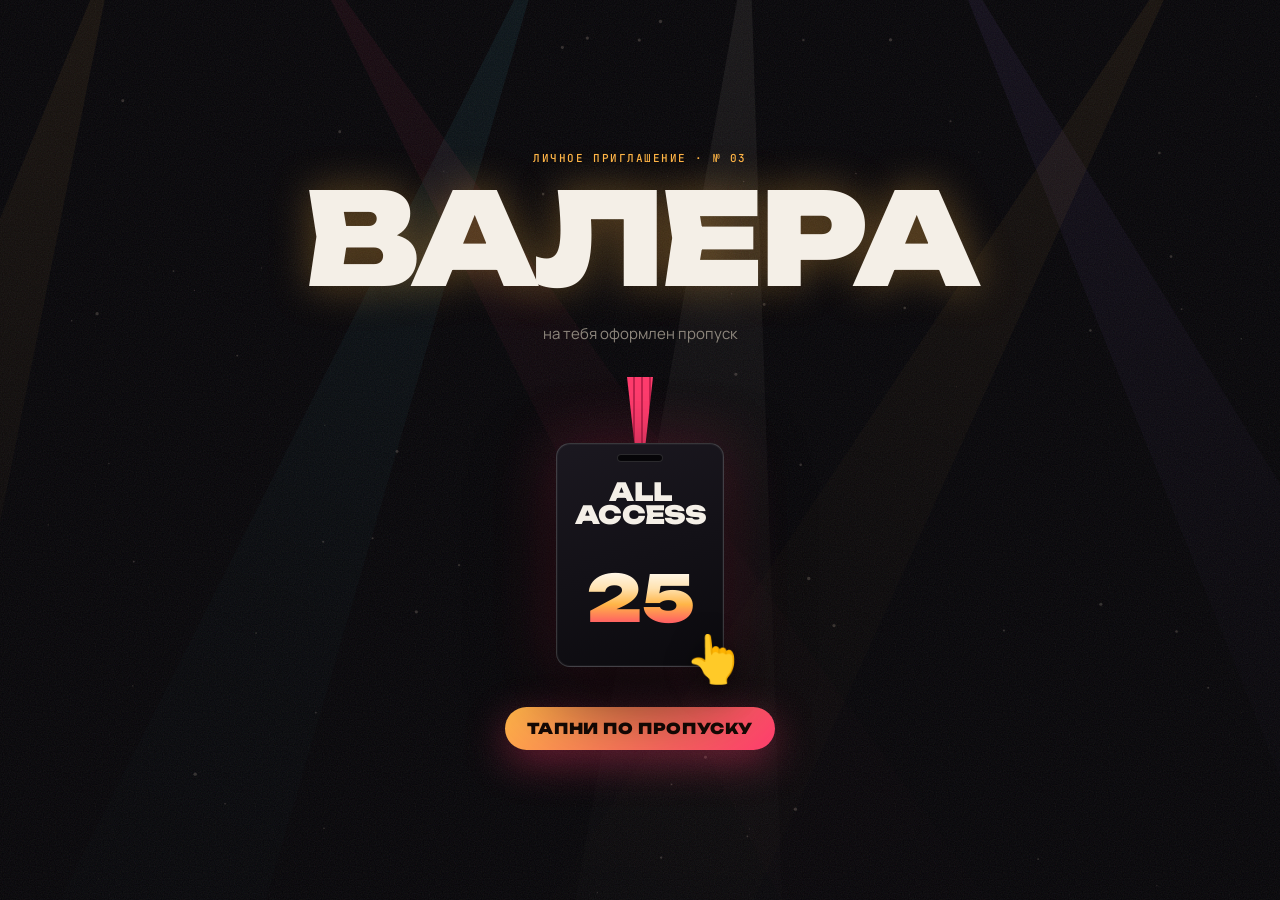
<file: valera/index.html>
<!doctype html>
<html lang="ru">
<head>
<meta charset="utf-8">
<meta name="viewport" content="width=device-width,initial-scale=1,viewport-fit=cut">
<title>Валера, тебе пропуск на 25-летие Дани</title>
<meta name="description" content="ЧТ 12.11 · 18:00 · База практик и отдыха «Лукашино». ALL ACCESS. Открой — там всё.">
<meta property="og:type" content="website">
<meta property="og:site_name" content="Даня 25">
<meta property="og:title" content="Валера, тебе пропуск на 25-летие Дани">
<meta property="og:description" content="ЧТ 12.11 · 18:00 · База практик и отдыха «Лукашино». ALL ACCESS. Открой — там всё.">
<meta property="og:image" content="https://ogkazakh.github.io/dr-25/og/valera.jpg?v=mw9dodvb">
<meta property="og:image:width" content="1200">
<meta property="og:image:height" content="630">
<meta property="og:url" content="https://ogkazakh.github.io/dr-25/valera/">
<meta name="twitter:card" content="summary_large_image">
<meta name="theme-color" content="#060508">
<link rel="preconnect" href="https://fonts.googleapis.com">
<link rel="preconnect" href="https://fonts.gstatic.com" crossorigin>
<link href="https://fonts.googleapis.com/css2?family=Unbounded:wght@400;700;900&family=Manrope:wght@400;600;800&family=JetBrains+Mono:wght@500;700&display=swap" rel="stylesheet">
<link rel="stylesheet" href="../assets/app.css?v=mw9dodvb">
</head>
<body class="is-gate">
<canvas id="stage" aria-hidden="true"></canvas>
<div class="grain" aria-hidden="true"></div>
<div class="flash" aria-hidden="true"></div>
<div id="app"></div>
<script>window.INVITE = {"party":{"host":"Даня","age":25,"start":"2026-11-12T18:00:00+05:00","end":"2026-11-13T12:00:00+05:00","tz":"Asia/Yekaterinburg","place":"База практик и отдыха «Лукашино»","address":"","mapUrl":"https://yandex.ru/maps/?text=%D0%91%D0%B0%D0%B7%D0%B0%20%D0%BF%D1%80%D0%B0%D0%BA%D1%82%D0%B8%D0%BA%20%D0%B8%20%D0%BE%D1%82%D0%B4%D1%8B%D1%85%D0%B0%20%D0%9B%D1%83%D0%BA%D0%B0%D1%88%D0%B8%D0%BD%D0%BE%20%D0%A2%D1%8E%D0%BC%D0%B5%D0%BD%D1%8C","telegram":"","dressCode":"Тепло и удобно — ноябрь за городом","baseUrl":"https://ogkazakh.github.io/dr-25/","plan":[["01","Саундчек","Сбор, обнимашки, первый тост"],["02","Основной сет","Еда, бар и музыка от величайших людей Тюмени"],["03","Афтепати","Громко, долго, до последнего стоящего"],["04","Бис","25 лет бывает один раз — отмечаем соответственно"]],"hostPos":"30% 35%","hostGen":"Дани","hostPhoto":true},"guests":[{"slug":"slava","name":"Слава","full":"Слава","title":"Величайший диджей Тюмени","sub":"","pos":"50% 25%","note":"Обычно музыка на тебе. В четверг на тебе только одно — приехать и кайфовать. Пульт подождёт. Но мы не против.","photo":true},{"slug":"natasha","name":"Наташа","full":"Наташа","title":"Величайшая швея Тюмени","sub":"Невеста величайшего диджея Тюмени","pos":"50% 30%","note":"Слава без тебя не приедет — значит, вся вечеринка держится на тебе. Без негатива.","photo":true},{"slug":"valera","name":"Валера","full":"Валера","title":"Призрачный гонщик","sub":"Непотопляемый · 72 регион","pos":"28% 40%","note":"Призрачного гонщика ничем не убить — это уже доказано. В четверг ждём тебя целым, невредимым и в Лукашино.","photo":true},{"slug":"rusik","name":"Русик","full":"Русик","title":"Величайший тренер по боксу","sub":"Раздолбай · друг 21 год","pos":"55% 30%","note":"21 год дружбы. Ты видел меня в 4 — теперь посмотри на 25. Явка обязательна, Раздолбай.","photo":true},{"slug":"liza","name":"Лизка","full":"Лизка","title":"Величайшая волейболистка","sub":"Девушка Русика","pos":"55% 60%","note":"Подача за тобой: забирай Раздолбая и приезжайте. Сетку не обещаю, движ — да.","photo":true},{"slug":"rudakov","name":"Илюха","full":"Илюха","title":"Темщик","sub":"Просто супер пиздатый друг","pos":"50% 35%","note":"У тебя всегда есть тема. Вот тебе тема на четверг — лучше не придумаешь.","photo":true},{"slug":"gelya","name":"Геля","full":"Гелечка","title":"Величайший тренер по художественной гимнастике","sub":"Красный диплом · жена Илюхи Рудакова","pos":"50% 35%","note":"Обещаю растяжку уровня бог: растянем праздник до самого утра.","photo":true},{"slug":"snezha","name":"Снежа","full":"Снежа Чижа","title":"Серовская гроза танцев","sub":"Тренер по танцам · сестра Гели · растяжка — семейное","pos":"50% 25%","note":"Чижа, Серов на один вечер остаётся без своей грозы танцев — так надо. Ждём на гастролях в Лукашино 💃","photo":true},{"slug":"dima","name":"Дима","full":"Дима Силантьев","title":"Величайший звукарь Тюмени","sub":"Освоил больше инструментов, чем существует в мире","pos":"50% 30%","note":"Отдыхай. Если что-то зафонит — все, конечно, посмотрят на тебя. Шучу. Нет.","photo":true},{"slug":"alengoz","name":"Даня","full":"Даня Аленгоз","title":"Величайший художник по свету","sub":"№ 2 — естественно, после меня · Выжил после Яблочного спаса 🍏","pos":"50% 30%","note":"В четверг никто из нас не работает со светом — только отдыхаем. Придираться к лампочкам на базе всё равно можно, это наше любимое. Яблок на столе не будет — специально ради тебя. Огород тоже не предвидится 🍏","photo":true},{"slug":"zhenya","name":"Женя","full":"Женя","title":"Величайший музыкант Тюмени","sub":"Звукарь № 2 — сразу после Димы Силантьева","pos":"50% 30%","note":"Вы с Димой наконец можете выяснить, кто тут главный. Или просто выпить. Лучше второе.","photo":true},{"slug":"ilya","name":"Илья","full":"Илья","title":"В узких кругах — Магнат","sub":"Почему — не знает никто · Темщик · техник-технолог с высшим","pos":"50% 30%","note":"Магнат, из ресторанов ты ушёл, но главный эксперт по столу всё равно ты. Приезжай — вечер без тебя плохая инвестиция 📈","photo":true}],"guest":{"slug":"valera","name":"Валера","full":"Валера","title":"Призрачный гонщик","sub":"Непотопляемый · 72 регион","pos":"28% 40%","note":"Призрачного гонщика ничем не убить — это уже доказано. В четверг ждём тебя целым, невредимым и в Лукашино.","photo":true},"no":"03","root":"../"};</script>
<script src="../assets/app.js?v=mw9dodvb"></script>
</body>
</html>
</file>
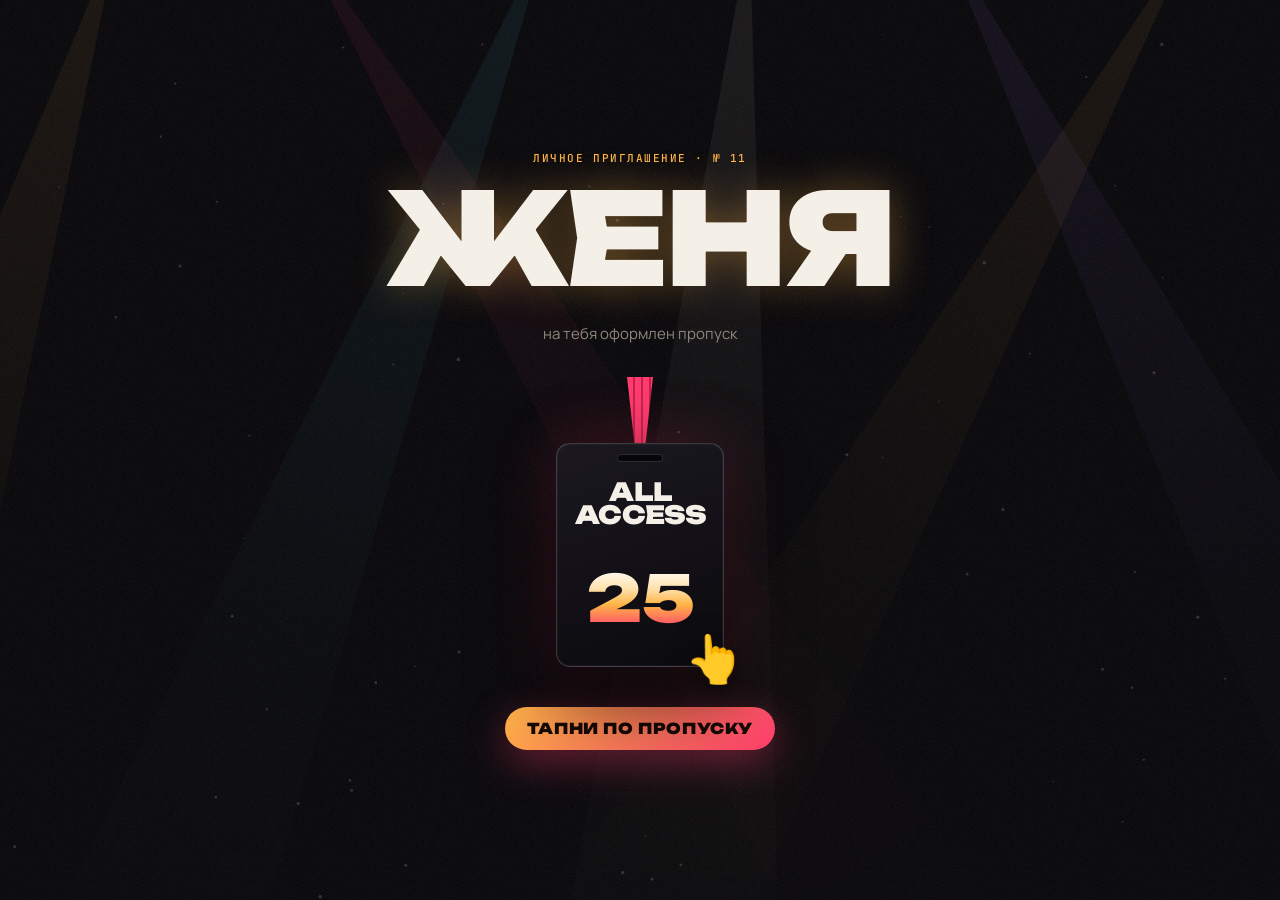
<file: zhenya/index.html>
<!doctype html>
<html lang="ru">
<head>
<meta charset="utf-8">
<meta name="viewport" content="width=device-width,initial-scale=1,viewport-fit=cut">
<title>Женя, тебе пропуск на 25-летие Дани</title>
<meta name="description" content="ЧТ 12.11 · 18:00 · База практик и отдыха «Лукашино». ALL ACCESS. Открой — там всё.">
<meta property="og:type" content="website">
<meta property="og:site_name" content="Даня 25">
<meta property="og:title" content="Женя, тебе пропуск на 25-летие Дани">
<meta property="og:description" content="ЧТ 12.11 · 18:00 · База практик и отдыха «Лукашино». ALL ACCESS. Открой — там всё.">
<meta property="og:image" content="https://ogkazakh.github.io/dr-25/og/zhenya.jpg?v=mw9dodvb">
<meta property="og:image:width" content="1200">
<meta property="og:image:height" content="630">
<meta property="og:url" content="https://ogkazakh.github.io/dr-25/zhenya/">
<meta name="twitter:card" content="summary_large_image">
<meta name="theme-color" content="#060508">
<link rel="preconnect" href="https://fonts.googleapis.com">
<link rel="preconnect" href="https://fonts.gstatic.com" crossorigin>
<link href="https://fonts.googleapis.com/css2?family=Unbounded:wght@400;700;900&family=Manrope:wght@400;600;800&family=JetBrains+Mono:wght@500;700&display=swap" rel="stylesheet">
<link rel="stylesheet" href="../assets/app.css?v=mw9dodvb">
</head>
<body class="is-gate">
<canvas id="stage" aria-hidden="true"></canvas>
<div class="grain" aria-hidden="true"></div>
<div class="flash" aria-hidden="true"></div>
<div id="app"></div>
<script>window.INVITE = {"party":{"host":"Даня","age":25,"start":"2026-11-12T18:00:00+05:00","end":"2026-11-13T12:00:00+05:00","tz":"Asia/Yekaterinburg","place":"База практик и отдыха «Лукашино»","address":"","mapUrl":"https://yandex.ru/maps/?text=%D0%91%D0%B0%D0%B7%D0%B0%20%D0%BF%D1%80%D0%B0%D0%BA%D1%82%D0%B8%D0%BA%20%D0%B8%20%D0%BE%D1%82%D0%B4%D1%8B%D1%85%D0%B0%20%D0%9B%D1%83%D0%BA%D0%B0%D1%88%D0%B8%D0%BD%D0%BE%20%D0%A2%D1%8E%D0%BC%D0%B5%D0%BD%D1%8C","telegram":"","dressCode":"Тепло и удобно — ноябрь за городом","baseUrl":"https://ogkazakh.github.io/dr-25/","plan":[["01","Саундчек","Сбор, обнимашки, первый тост"],["02","Основной сет","Еда, бар и музыка от величайших людей Тюмени"],["03","Афтепати","Громко, долго, до последнего стоящего"],["04","Бис","25 лет бывает один раз — отмечаем соответственно"]],"hostPos":"30% 35%","hostGen":"Дани","hostPhoto":true},"guests":[{"slug":"slava","name":"Слава","full":"Слава","title":"Величайший диджей Тюмени","sub":"","pos":"50% 25%","note":"Обычно музыка на тебе. В четверг на тебе только одно — приехать и кайфовать. Пульт подождёт. Но мы не против.","photo":true},{"slug":"natasha","name":"Наташа","full":"Наташа","title":"Величайшая швея Тюмени","sub":"Невеста величайшего диджея Тюмени","pos":"50% 30%","note":"Слава без тебя не приедет — значит, вся вечеринка держится на тебе. Без негатива.","photo":true},{"slug":"valera","name":"Валера","full":"Валера","title":"Призрачный гонщик","sub":"Непотопляемый · 72 регион","pos":"28% 40%","note":"Призрачного гонщика ничем не убить — это уже доказано. В четверг ждём тебя целым, невредимым и в Лукашино.","photo":true},{"slug":"rusik","name":"Русик","full":"Русик","title":"Величайший тренер по боксу","sub":"Раздолбай · друг 21 год","pos":"55% 30%","note":"21 год дружбы. Ты видел меня в 4 — теперь посмотри на 25. Явка обязательна, Раздолбай.","photo":true},{"slug":"liza","name":"Лизка","full":"Лизка","title":"Величайшая волейболистка","sub":"Девушка Русика","pos":"55% 60%","note":"Подача за тобой: забирай Раздолбая и приезжайте. Сетку не обещаю, движ — да.","photo":true},{"slug":"rudakov","name":"Илюха","full":"Илюха","title":"Темщик","sub":"Просто супер пиздатый друг","pos":"50% 35%","note":"У тебя всегда есть тема. Вот тебе тема на четверг — лучше не придумаешь.","photo":true},{"slug":"gelya","name":"Геля","full":"Гелечка","title":"Величайший тренер по художественной гимнастике","sub":"Красный диплом · жена Илюхи Рудакова","pos":"50% 35%","note":"Обещаю растяжку уровня бог: растянем праздник до самого утра.","photo":true},{"slug":"snezha","name":"Снежа","full":"Снежа Чижа","title":"Серовская гроза танцев","sub":"Тренер по танцам · сестра Гели · растяжка — семейное","pos":"50% 25%","note":"Чижа, Серов на один вечер остаётся без своей грозы танцев — так надо. Ждём на гастролях в Лукашино 💃","photo":true},{"slug":"dima","name":"Дима","full":"Дима Силантьев","title":"Величайший звукарь Тюмени","sub":"Освоил больше инструментов, чем существует в мире","pos":"50% 30%","note":"Отдыхай. Если что-то зафонит — все, конечно, посмотрят на тебя. Шучу. Нет.","photo":true},{"slug":"alengoz","name":"Даня","full":"Даня Аленгоз","title":"Величайший художник по свету","sub":"№ 2 — естественно, после меня · Выжил после Яблочного спаса 🍏","pos":"50% 30%","note":"В четверг никто из нас не работает со светом — только отдыхаем. Придираться к лампочкам на базе всё равно можно, это наше любимое. Яблок на столе не будет — специально ради тебя. Огород тоже не предвидится 🍏","photo":true},{"slug":"zhenya","name":"Женя","full":"Женя","title":"Величайший музыкант Тюмени","sub":"Звукарь № 2 — сразу после Димы Силантьева","pos":"50% 30%","note":"Вы с Димой наконец можете выяснить, кто тут главный. Или просто выпить. Лучше второе.","photo":true},{"slug":"ilya","name":"Илья","full":"Илья","title":"В узких кругах — Магнат","sub":"Почему — не знает никто · Темщик · техник-технолог с высшим","pos":"50% 30%","note":"Магнат, из ресторанов ты ушёл, но главный эксперт по столу всё равно ты. Приезжай — вечер без тебя плохая инвестиция 📈","photo":true}],"guest":{"slug":"zhenya","name":"Женя","full":"Женя","title":"Величайший музыкант Тюмени","sub":"Звукарь № 2 — сразу после Димы Силантьева","pos":"50% 30%","note":"Вы с Димой наконец можете выяснить, кто тут главный. Или просто выпить. Лучше второе.","photo":true},"no":"11","root":"../"};</script>
<script src="../assets/app.js?v=mw9dodvb"></script>
</body>
</html>
</file>
<file: assets/app.css>
:root {
  --bg: #060508;
  --ink: #f4efe7;
  --mute: #8e877d;
  --line: rgba(255, 255, 255, .12);
  --amber: #ffb547;
  --hot: #ff3d6e;
  --cyan: #4fe3ff;
  --violet: #a77bff;
  --display: "Unbounded", "Arial Black", system-ui, sans-serif;
  --body: "Manrope", system-ui, -apple-system, sans-serif;
  --mono: "JetBrains Mono", ui-monospace, Menlo, monospace;
  --pad: clamp(20px, 6vw, 48px);
  --ease: cubic-bezier(.2, .8, .2, 1);
}

* { box-sizing: border-box; margin: 0; padding: 0; }
html { background: var(--bg); -webkit-text-size-adjust: 100%; }
body {
  min-height: 100svh;
  color: var(--ink);
  font: 400 16px/1.5 var(--body);
  background: var(--bg);
  overflow-x: hidden;
  -webkit-font-smoothing: antialiased;
}
body.is-gate { overflow: hidden; height: 100svh; }
button { font: inherit; color: inherit; background: none; border: 0; cursor: pointer; }
a { color: inherit; text-decoration: none; }
.mono { font-family: var(--mono); font-weight: 500; letter-spacing: .14em; text-transform: uppercase; font-size: 11px; }

/* ---------- atmosphere ---------- */
#stage { position: fixed; inset: 0; width: 100%; height: 100%; z-index: 0; pointer-events: none; }
.grain {
  position: fixed; inset: -50%; z-index: 1; pointer-events: none; opacity: .09;
  background-image: url("data:image/svg+xml,%3Csvg xmlns='http://www.w3.org/2000/svg' width='160' height='160'%3E%3Cfilter id='n'%3E%3CfeTurbulence type='fractalNoise' baseFrequency='.85' numOctaves='3' stitchTiles='stitch'/%3E%3C/filter%3E%3Crect width='100%25' height='100%25' filter='url(%23n)'/%3E%3C/svg%3E");
  animation: grain 1s steps(6) infinite;
}
@keyframes grain {
  0% { transform: translate(0, 0); } 20% { transform: translate(-6%, 4%); } 40% { transform: translate(5%, -3%); }
  60% { transform: translate(-3%, -6%); } 80% { transform: translate(6%, 5%); } 100% { transform: translate(0, 0); }
}
.flash { position: fixed; inset: 0; z-index: 50; background: #fff; opacity: 0; pointer-events: none; }
.flash.on { animation: flash .7s ease-out; }
@keyframes flash { 0% { opacity: .95; } 12% { opacity: 0; } 22% { opacity: .55; } 100% { opacity: 0; } }
#app { position: relative; z-index: 2; }

/* ---------- gate ---------- */
.gate {
  position: fixed; inset: 0; z-index: 10;
  display: flex; flex-direction: column; align-items: center; justify-content: center; gap: 14px;
  padding: var(--pad); text-align: center;
  transition: opacity .8s var(--ease), transform .9s var(--ease), filter .8s;
}
.gate.out { opacity: 0; transform: scale(1.12); filter: blur(10px); pointer-events: none; }
.gate-kicker { color: var(--amber); }
.gate-name {
  font: 900 clamp(44px, 15vw, 128px)/.9 var(--display);
  letter-spacing: -.03em; text-transform: uppercase;
  text-shadow: 0 0 40px rgba(255, 181, 71, .35);
  min-height: 1em; word-break: break-word;
}
.gate-sub { color: var(--mute); font-size: 15px; }
.lanyard {
  position: relative; margin-top: 18px; display: flex; flex-direction: column; align-items: center;
  animation: sway 3.2s ease-in-out infinite; transform-origin: 50% 0;
  -webkit-tap-highlight-color: transparent;
}
.strap {
  width: 26px; height: 70px;
  background: repeating-linear-gradient(90deg, var(--hot) 0 6px, #c4234f 6px 8px);
  clip-path: polygon(0 0, 100% 0, 70% 100%, 30% 100%);
}
.badge {
  position: relative; display: grid; place-items: center; gap: 4px;
  width: 168px; height: 224px; margin-top: -4px; padding: 18px;
  border-radius: 14px; overflow: hidden;
  background: linear-gradient(160deg, #1b1820, #0b0a0e);
  border: 1px solid rgba(255, 255, 255, .18);
  box-shadow: 0 30px 80px rgba(0, 0, 0, .7), 0 0 0 1px rgba(255, 255, 255, .04) inset, 0 0 60px rgba(255, 61, 110, .25);
}
.badge::before {
  content: ""; position: absolute; top: 10px; left: 50%; width: 46px; height: 8px; margin-left: -23px;
  border-radius: 8px; background: var(--bg); box-shadow: 0 0 0 1px rgba(255, 255, 255, .15) inset;
}
.badge::after {
  content: ""; position: absolute; inset: 0;
  background: linear-gradient(115deg, transparent 30%, rgba(255, 255, 255, .22) 45%, transparent 60%);
  transform: translateX(-100%); animation: shine 2.6s ease-in-out infinite;
}
.badge b { font: 900 25px/.95 var(--display); letter-spacing: -.03em; }
.badge i { font: 900 64px/1 var(--display); font-style: normal; background: linear-gradient(180deg, #fff 0%, #ffe2b0 35%, #ffb547 60%, #ff3d6e 100%); -webkit-background-clip: text; background-clip: text; color: transparent; }
@keyframes sway { 0%, 100% { transform: rotate(-3deg); } 50% { transform: rotate(3deg); } }
@keyframes shine { 0%, 40% { transform: translateX(-100%); } 80%, 100% { transform: translateX(100%); } }
@keyframes blink { 50% { opacity: .35; } }

/* ---------- show ---------- */
.show { padding: 0 var(--pad) 80px; max-width: 760px; margin: 0 auto; }
.reveal { opacity: 0; transform: translateY(40px); transition: opacity 1s var(--ease), transform 1s var(--ease); }
.reveal.in { opacity: 1; transform: none; }
section { padding: 72px 0 0; }
.label { color: var(--amber); margin-bottom: 18px; display: flex; align-items: center; gap: 12px; }
.label::after { content: ""; flex: 1; height: 1px; background: var(--line); }

.hero { min-height: 100svh; display: flex; flex-direction: column; justify-content: center; padding: 60px 0 40px; }
.hero .kicker { color: var(--mute); }
.age {
  font: 900 clamp(200px, 62vw, 420px)/.8 var(--display); letter-spacing: -.07em;
  margin: 18px 0 10px -.04em;
  background: linear-gradient(180deg, #fff 0%, #ffe2b0 35%, var(--amber) 55%, var(--hot) 100%);
  -webkit-background-clip: text; background-clip: text; color: transparent;
  filter: drop-shadow(0 0 50px rgba(255, 120, 60, .35));
}
.hero-line { font: 700 clamp(22px, 6vw, 34px)/1.2 var(--display); letter-spacing: -.02em; }
.hero-line em { font-style: normal; color: var(--amber); }
.when { margin-top: 22px; display: flex; flex-wrap: wrap; gap: 8px; }
.chip { padding: 8px 12px; border: 1px solid var(--line); border-radius: 999px; background: rgba(255, 255, 255, .03); backdrop-filter: blur(6px); }
.scroll-cue { margin-top: 42px; color: var(--mute); display: flex; align-items: center; gap: 10px; }
.scroll-cue span { width: 1px; height: 36px; background: linear-gradient(var(--amber), transparent); animation: cue 1.8s ease-in-out infinite; transform-origin: top; }
@keyframes cue { 0% { transform: scaleY(0); } 60% { transform: scaleY(1); } 100% { transform: scaleY(1); opacity: 0; } }

/* ---------- pass ---------- */
.pass-wrap { display: flex; justify-content: center; perspective: 1100px; padding-top: 40px; }
.pass {
  --rx: 0deg; --ry: 0deg; --mx: 50%; --my: 50%;
  position: relative; width: min(100%, 380px); border-radius: 22px; overflow: hidden;
  background: linear-gradient(165deg, #1c1922 0%, #0d0c11 60%);
  border: 1px solid rgba(255, 255, 255, .16);
  box-shadow: 0 50px 120px rgba(0, 0, 0, .8), 0 0 80px rgba(255, 61, 110, .18);
  transform: rotateX(var(--rx)) rotateY(var(--ry)); transform-style: preserve-3d;
  transition: transform .25s ease-out;
}
.pass-head { display: flex; justify-content: space-between; padding: 16px 18px; border-bottom: 1px dashed var(--line); color: var(--mute); }
.pass-head b { color: var(--ink); font-weight: 700; }
.pass-photo { position: relative; aspect-ratio: 1; background: #111; overflow: hidden; }
.pass-photo img { width: 100%; height: 100%; object-fit: cover; filter: grayscale(1) contrast(1.18) brightness(.95); display: block; }
.pass-photo::after {
  content: ""; position: absolute; inset: 0;
  background: linear-gradient(180deg, transparent 45%, rgba(13, 12, 17, .95)), linear-gradient(135deg, rgba(255, 61, 110, .28), rgba(255, 181, 71, .18));
}
.monogram { position: absolute; inset: 0; display: grid; place-items: center; font: 900 120px/1 var(--display); color: rgba(255, 181, 71, .55); }
.aaa {
  position: absolute; left: 18px; bottom: 16px; z-index: 2;
  padding: 6px 10px; border-radius: 6px; background: var(--hot); color: #fff;
  font: 900 13px/1 var(--display); letter-spacing: .06em;
}
.pass-no { position: absolute; right: 18px; bottom: 16px; z-index: 2; font: 900 34px/1 var(--display); color: rgba(255, 255, 255, .9); }
.pass-body { padding: 18px 18px 6px; }
.pass-name { font: 900 clamp(30px, 9vw, 40px)/.95 var(--display); letter-spacing: -.03em; text-transform: uppercase; }
.pass-title { margin-top: 10px; font: 700 15px/1.3 var(--display); color: var(--amber); }
.pass-sub { margin-top: 6px; color: var(--mute); font-size: 14px; }
.pass-grid { display: grid; grid-template-columns: 1fr 1fr; gap: 1px; margin: 16px -18px 0; background: var(--line); border-top: 1px solid var(--line); }
.pass-grid div { background: #0e0d12; padding: 12px 18px; }
.pass-grid small { display: block; color: var(--mute); font: 500 9px/1 var(--mono); letter-spacing: .16em; text-transform: uppercase; margin-bottom: 6px; }
.pass-grid span { font: 700 13px/1.25 var(--body); }
.pass-grid .wide { grid-column: 1 / -1; }
.pass-foot { display: flex; align-items: center; justify-content: space-between; gap: 14px; padding: 14px 18px 16px; border-top: 1px dashed var(--line); }
.barcode { height: 34px; flex: 1; }
.pass-foot .mono { color: var(--mute); font-size: 9px; text-align: right; }
.holo {
  position: absolute; inset: 0; pointer-events: none; mix-blend-mode: color-dodge; opacity: .45;
  background:
    radial-gradient(circle at var(--mx) var(--my), rgba(255, 255, 255, .35), transparent 40%),
    linear-gradient(115deg, transparent 20%, rgba(79, 227, 255, .25) 35%, rgba(167, 123, 255, .25) 45%, rgba(255, 61, 110, .25) 55%, rgba(255, 181, 71, .25) 65%, transparent 80%);
  background-size: 100% 100%, 250% 250%;
  background-position: 0 0, var(--mx) var(--my);
}

/* ---------- note ---------- */
.note { position: relative; padding: 26px 24px 24px; border-radius: 18px; background: rgba(255, 255, 255, .035); border: 1px solid var(--line); }
.note p { font: 700 clamp(20px, 5.4vw, 27px)/1.3 var(--display); letter-spacing: -.015em; }
.note .sign { margin-top: 16px; color: var(--mute); }

/* ---------- countdown ---------- */
.count { display: grid; grid-template-columns: repeat(4, 1fr); gap: 8px; }
.count div { padding: 16px 4px 12px; text-align: center; border-radius: 14px; background: rgba(255, 255, 255, .035); border: 1px solid var(--line); }
.count b { display: block; font: 900 clamp(30px, 9vw, 52px)/1 var(--display); font-variant-numeric: tabular-nums; }
.count small { color: var(--mute); }
.count-msg { font: 900 clamp(26px, 7vw, 40px)/1.1 var(--display); color: var(--amber); }

/* ---------- setlist ---------- */
.setlist { list-style: none; }
.setlist li { display: grid; grid-template-columns: 52px 1fr; gap: 6px 10px; padding: 16px 0; border-bottom: 1px solid var(--line); }
.setlist li > span { color: var(--hot); font: 700 13px/1.6 var(--mono); }
.setlist b { font: 700 19px/1.25 var(--display); }
.setlist p { grid-column: 2; color: var(--mute); }

/* ---------- lineup ---------- */
.lineup-head { font: 900 clamp(26px, 7vw, 40px)/1 var(--display); letter-spacing: -.03em; margin-bottom: 6px; }
.lineup-head em { font-style: normal; color: var(--amber); }
.lineup-sub { color: var(--mute); margin-bottom: 22px; }
.lineup { list-style: none; display: grid; gap: 10px; }
.act { display: grid; grid-template-columns: 56px 1fr; align-items: center; gap: 14px; padding: 10px; border-radius: 16px; border: 1px solid transparent; background: rgba(255, 255, 255, .025); }
.act.me { border-color: rgba(255, 181, 71, .6); background: rgba(255, 181, 71, .08); box-shadow: 0 0 40px rgba(255, 181, 71, .12); }
.act-pic { width: 56px; height: 56px; border-radius: 12px; overflow: hidden; background: #16141b; display: grid; place-items: center; font: 900 20px/1 var(--display); color: var(--amber); }
.act-pic img { width: 100%; height: 100%; object-fit: cover; filter: grayscale(1) contrast(1.15); }
.act b { display: block; font: 900 17px/1.15 var(--display); text-transform: uppercase; letter-spacing: -.01em; }
.act small { display: block; color: var(--mute); font-size: 13px; line-height: 1.3; margin-top: 3px; }
.act .you { color: var(--amber); font: 700 10px/1 var(--mono); letter-spacing: .14em; margin-left: 6px; vertical-align: middle; }
.headliner { padding: 22px 18px; border-radius: 18px; margin-bottom: 6px; text-align: center; background: linear-gradient(135deg, rgba(255, 61, 110, .18), rgba(255, 181, 71, .12)); border: 1px solid rgba(255, 255, 255, .14); }
.headliner small { color: var(--mute); }
.headliner b { display: block; font: 900 clamp(34px, 10vw, 56px)/1 var(--display); letter-spacing: -.03em; margin-top: 6px; }
.headliner span { display: block; margin-top: 8px; color: var(--amber); font: 700 14px/1.3 var(--display); }
.headliner.has-photo { position: relative; overflow: hidden; padding: 0; aspect-ratio: 4 / 5; display: flex; align-items: flex-end; text-align: left; }
.headliner.has-photo img { position: absolute; inset: 0; width: 100%; height: 100%; object-fit: cover; filter: grayscale(1) contrast(1.2) brightness(.9); }
.headliner.has-photo::after { content: ""; position: absolute; inset: 0; background: linear-gradient(180deg, rgba(6,5,8,0) 35%, rgba(6,5,8,.95)), linear-gradient(135deg, rgba(255,61,110,.35), rgba(255,181,71,.2)); }
.headliner-text { position: relative; z-index: 1; padding: 22px 20px; }
.has-photo .headliner-text b { font-size: clamp(48px, 15vw, 84px); }

/* ---------- actions ---------- */
.actions { display: grid; gap: 10px; }
.btn {
  display: flex; align-items: center; justify-content: center; gap: 10px;
  min-height: 60px; padding: 16px 20px; border-radius: 16px;
  font: 900 16px/1 var(--display); letter-spacing: .01em; text-transform: uppercase;
  border: 1px solid var(--line); background: rgba(255, 255, 255, .04);
  transition: transform .15s ease, background .2s;
}
.btn:active { transform: scale(.97); }
.btn.primary { border: 0; color: #160a05; background: linear-gradient(135deg, var(--amber), var(--hot)); box-shadow: 0 16px 50px rgba(255, 61, 110, .35); }
.btn-row { display: grid; grid-template-columns: 1fr 1fr; gap: 10px; }
.toast {
  position: fixed; left: 50%; bottom: calc(24px + env(safe-area-inset-bottom)); z-index: 60;
  transform: translate(-50%, 40px); opacity: 0; width: min(92vw, 420px);
  padding: 16px 18px; border-radius: 16px; text-align: center;
  background: #17151c; border: 1px solid rgba(255, 181, 71, .5); box-shadow: 0 20px 60px rgba(0, 0, 0, .6);
  font: 700 15px/1.35 var(--body); transition: transform .4s var(--ease), opacity .4s;
}
.toast.on { opacity: 1; transform: translate(-50%, 0); }

.foot { padding-top: 80px; text-align: center; color: var(--mute); }
.foot b { display: block; font: 900 clamp(40px, 12vw, 72px)/1 var(--display); letter-spacing: -.04em; color: var(--ink); margin-bottom: 10px; }

@media (prefers-reduced-motion: reduce) {
  *, *::before, *::after { animation-duration: .01ms !important; animation-iteration-count: 1 !important; transition-duration: .01ms !important; }
}

/* ---------- tweaks ---------- */
.lineup-head { margin-top: 30px; }
.btn-row .btn { font-size: 13px; white-space: nowrap; padding: 16px 10px; }

/* ---------- tap hint on the gate ---------- */
.badge-wrap { position: relative; display: block; }
.tap-ring {
  position: absolute; left: 50%; top: 50%; width: 168px; height: 224px; margin: -112px 0 0 -84px;
  border-radius: 18px; border: 2px solid var(--amber); opacity: 0; pointer-events: none;
  animation: ring 2s ease-out infinite;
}
.tap-ring.r2 { animation-delay: 1s; }
@keyframes ring { 0% { transform: scale(1); opacity: .8; } 100% { transform: scale(1.45); opacity: 0; } }
.tap-finger {
  position: absolute; right: -18px; bottom: -14px; font-size: 46px; line-height: 1;
  filter: drop-shadow(0 6px 14px rgba(0, 0, 0, .6));
  animation: tap 1.4s ease-in-out infinite;
}
@keyframes tap { 0%, 100% { transform: translate(0, 0) scale(1); } 45% { transform: translate(-10px, -12px) scale(1.08); } 55% { transform: translate(-8px, -8px) scale(.92); } }
.gate-hint {
  margin-top: 26px; padding: 14px 22px; border-radius: 999px;
  font: 900 15px/1 var(--display); letter-spacing: .04em; text-transform: uppercase;
  color: #160a05; background: linear-gradient(135deg, var(--amber), var(--hot));
  box-shadow: 0 12px 40px rgba(255, 61, 110, .4);
  animation: hint 1.6s ease-in-out infinite;
}
@keyframes hint { 0%, 100% { transform: scale(1); } 50% { transform: scale(1.06); } }
</file>
